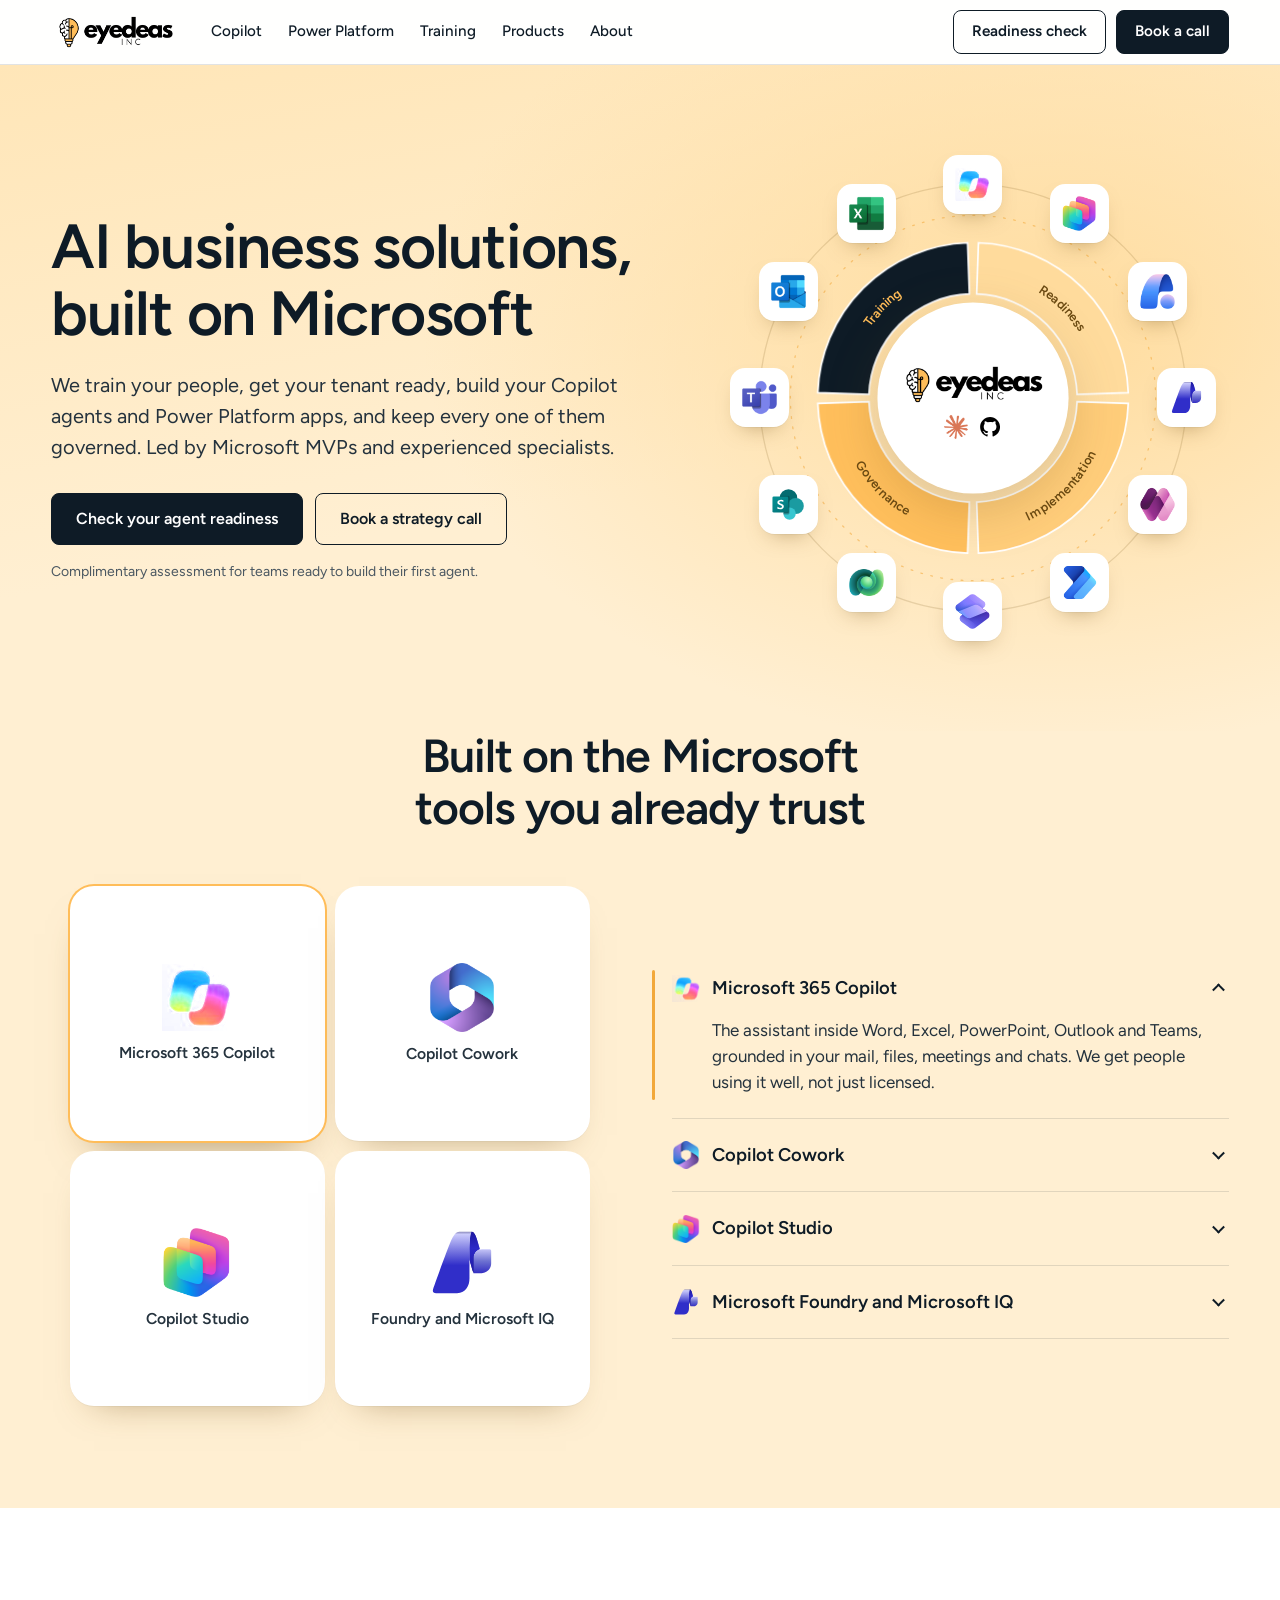
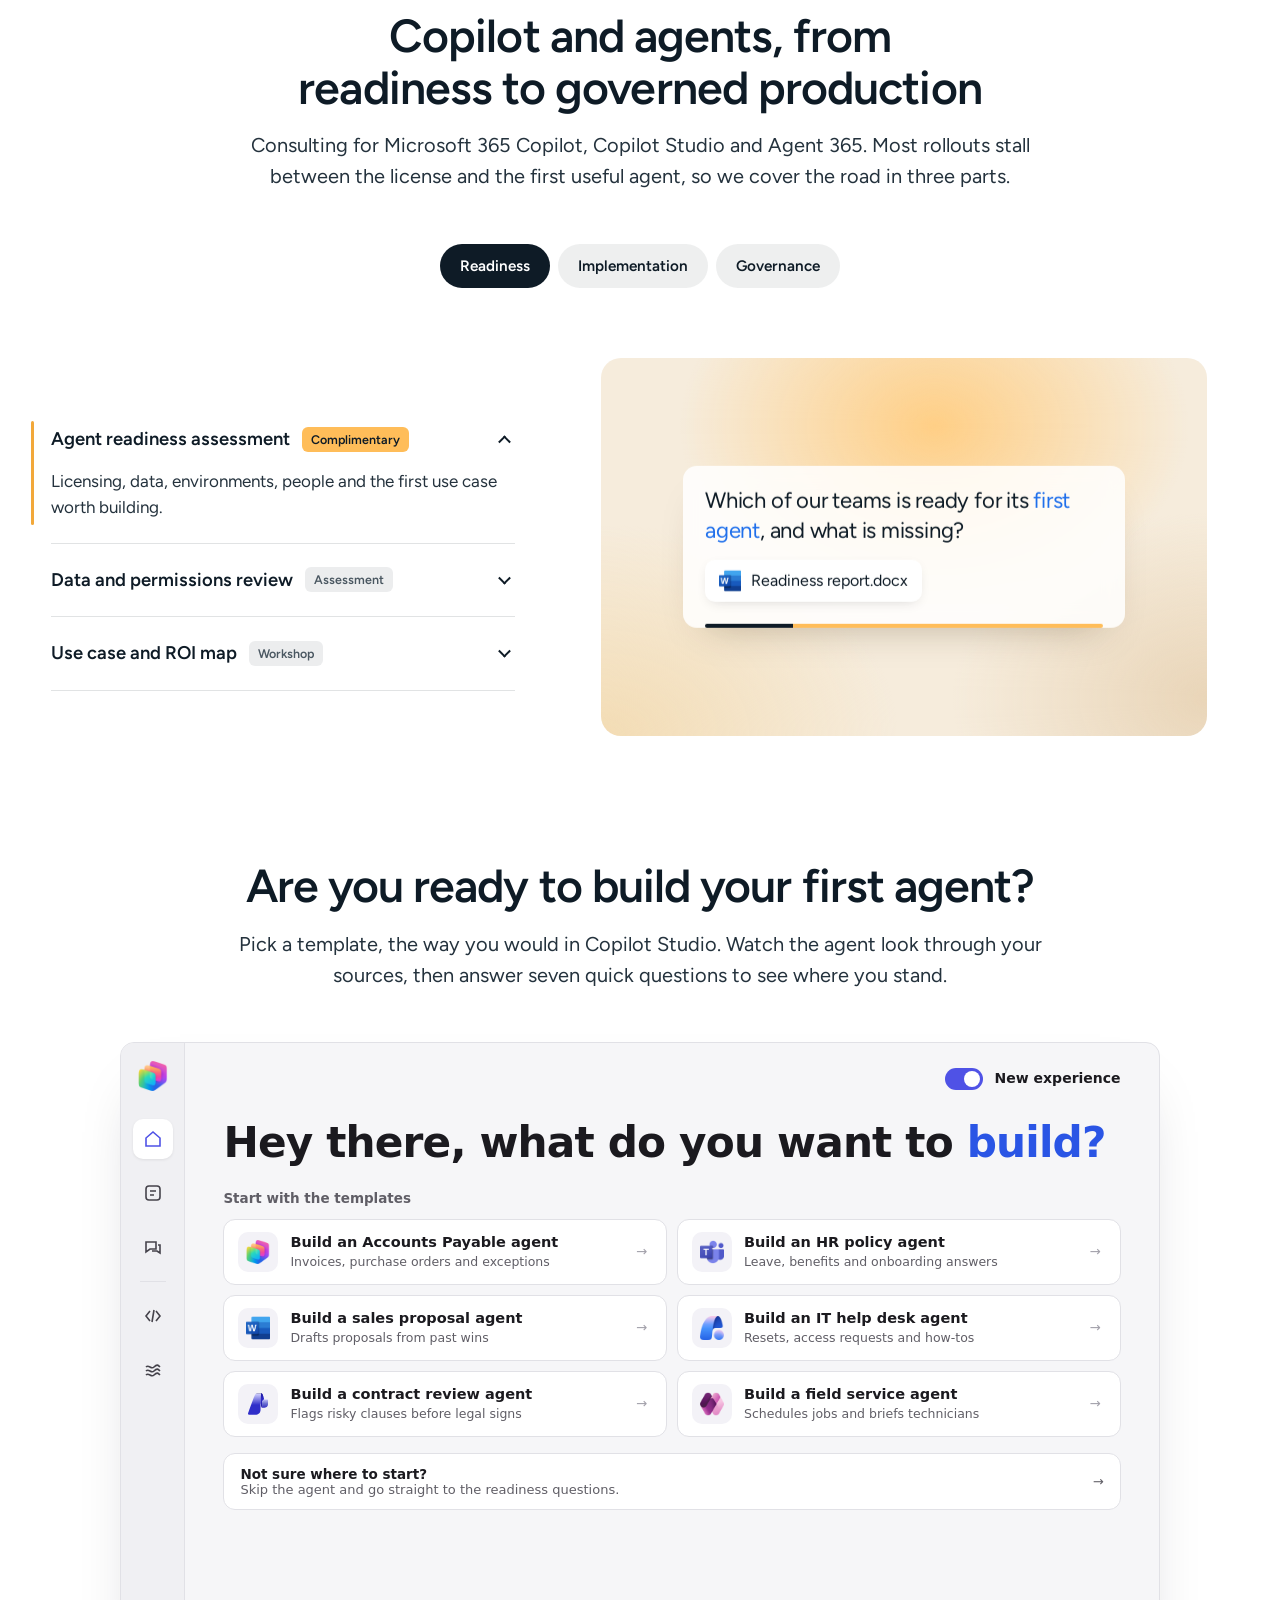
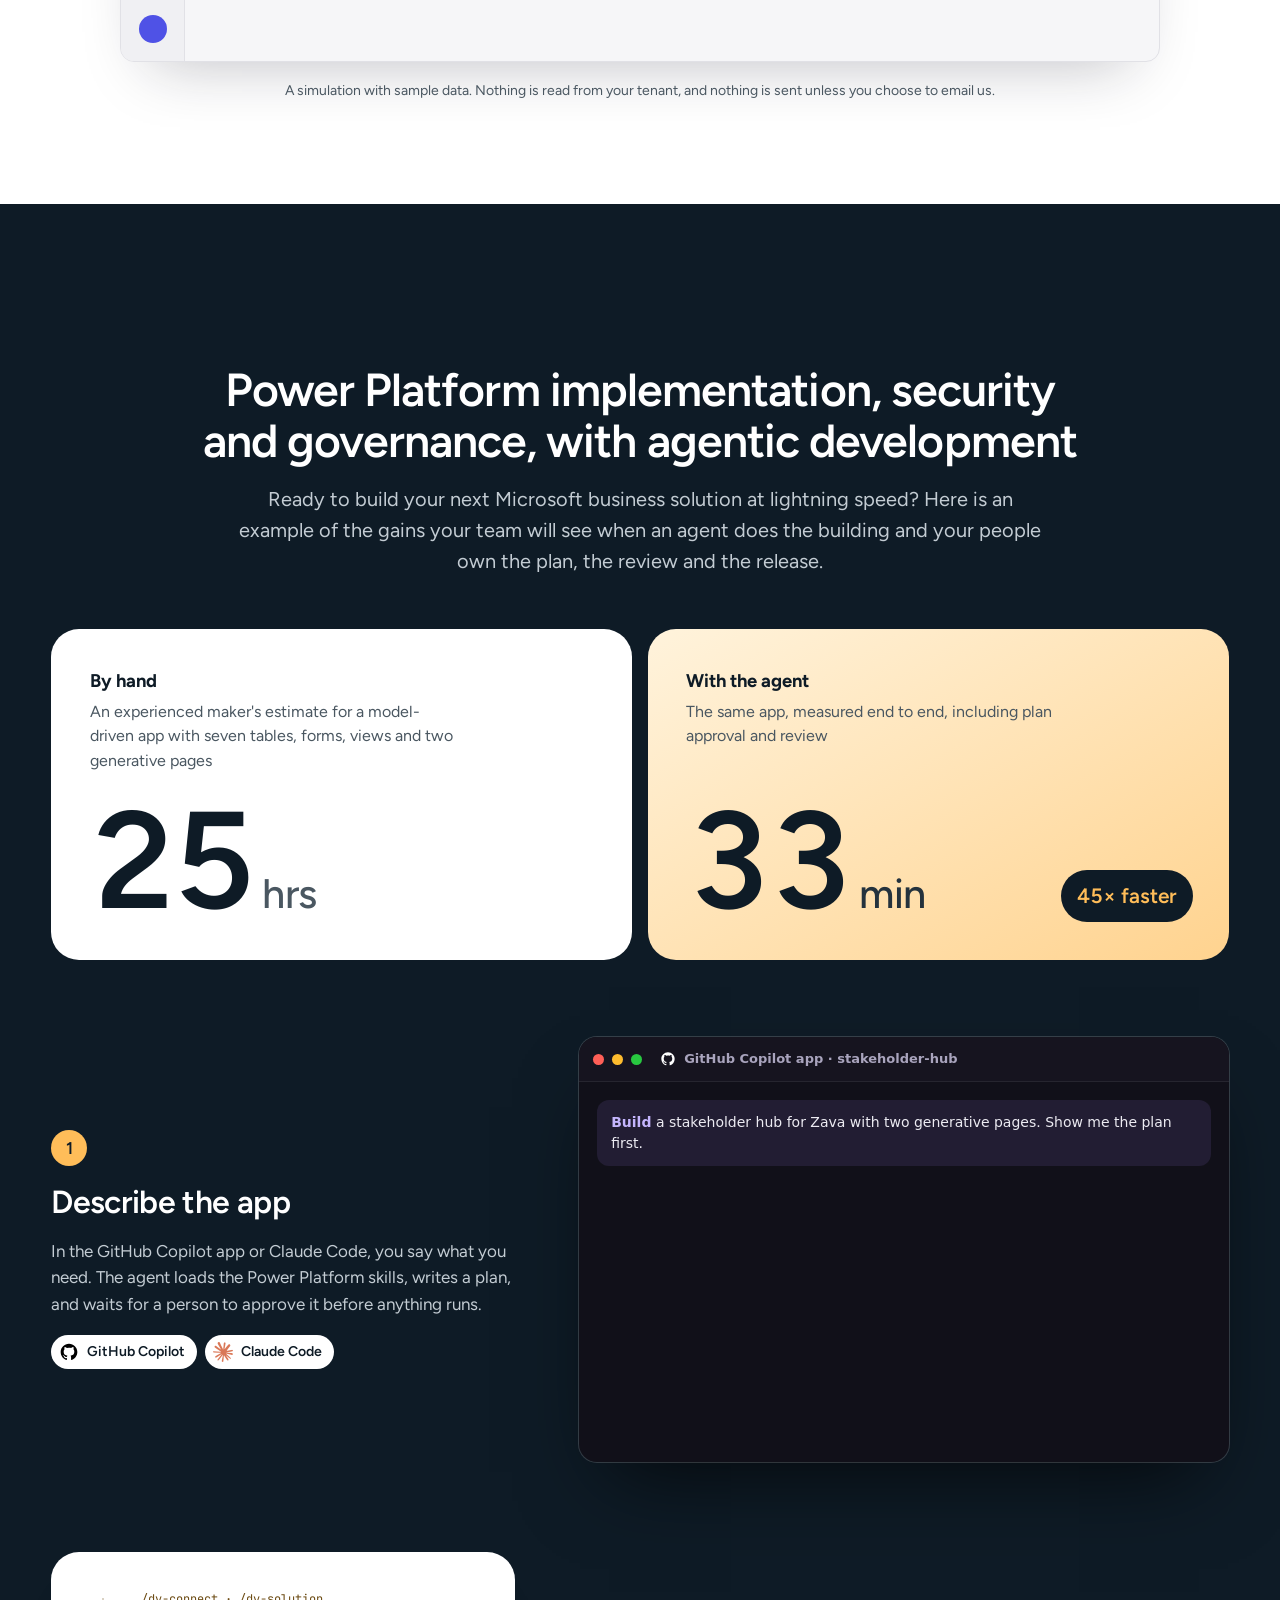
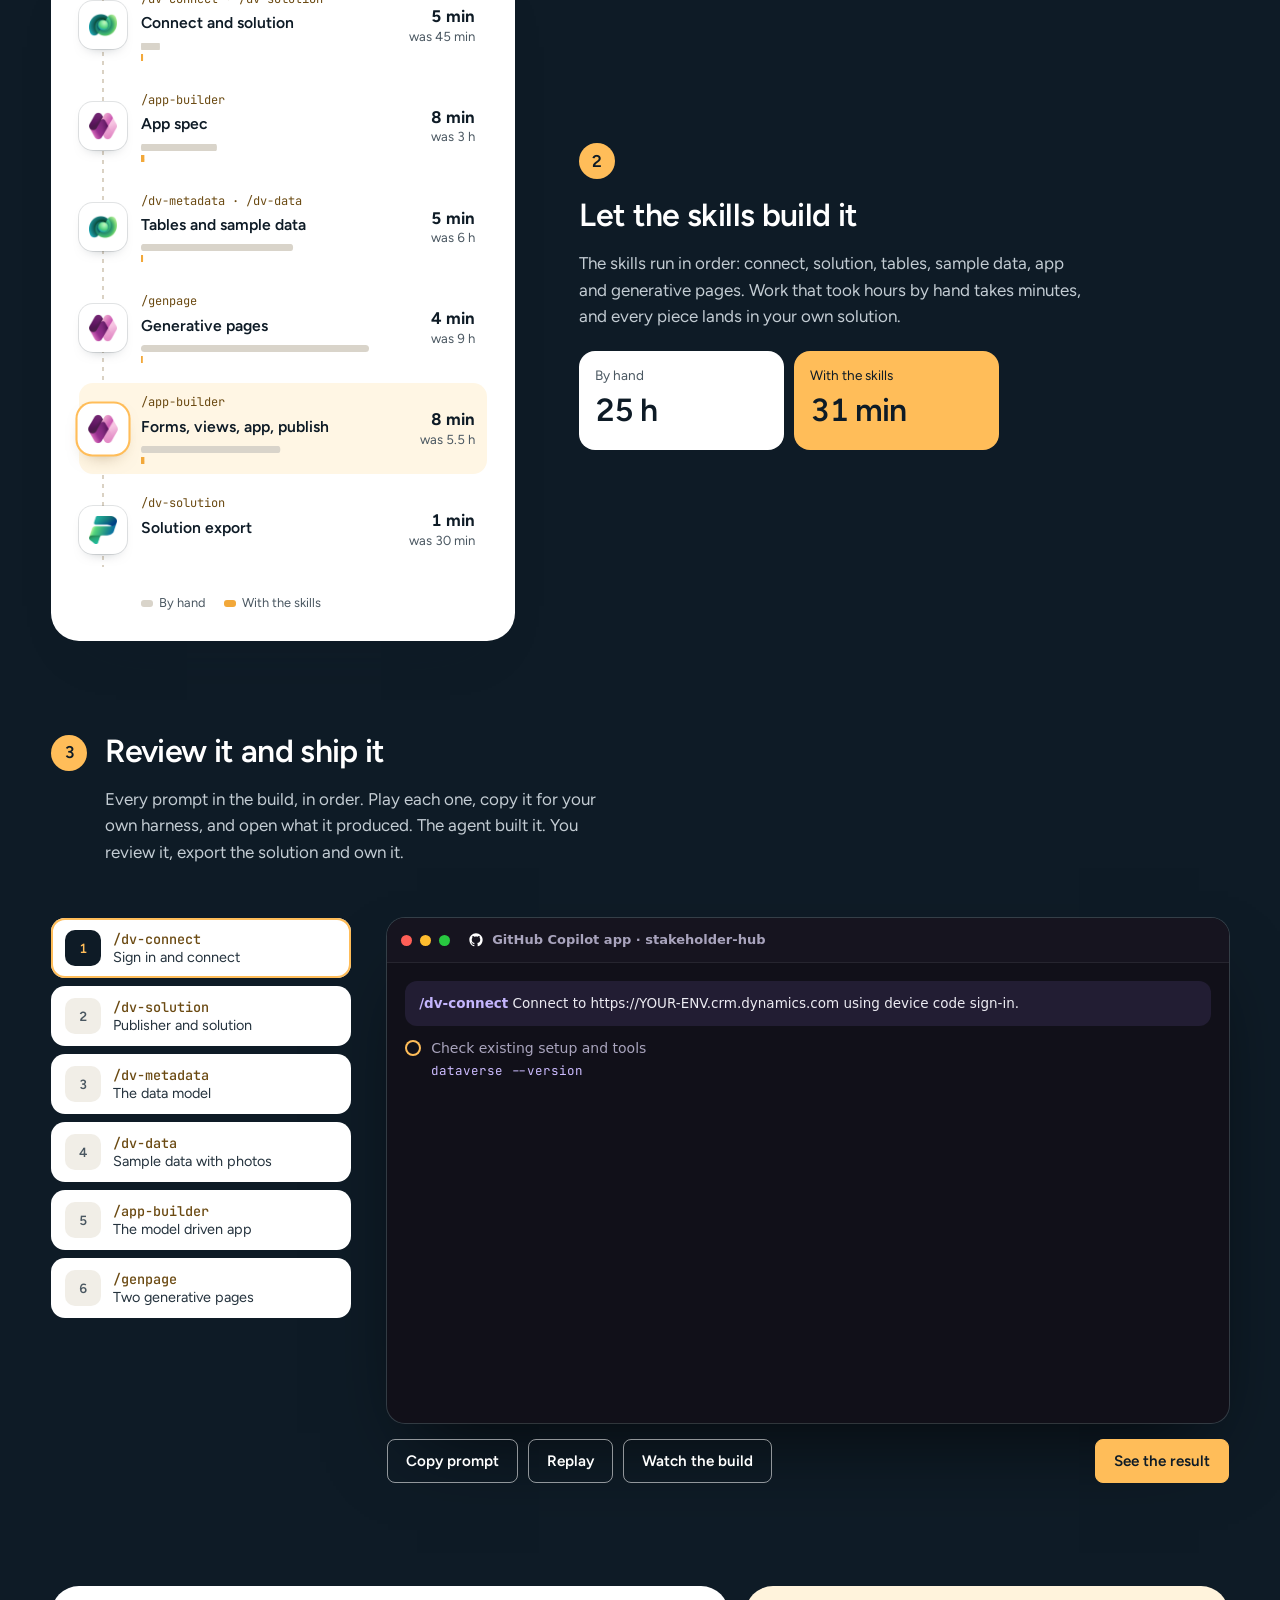
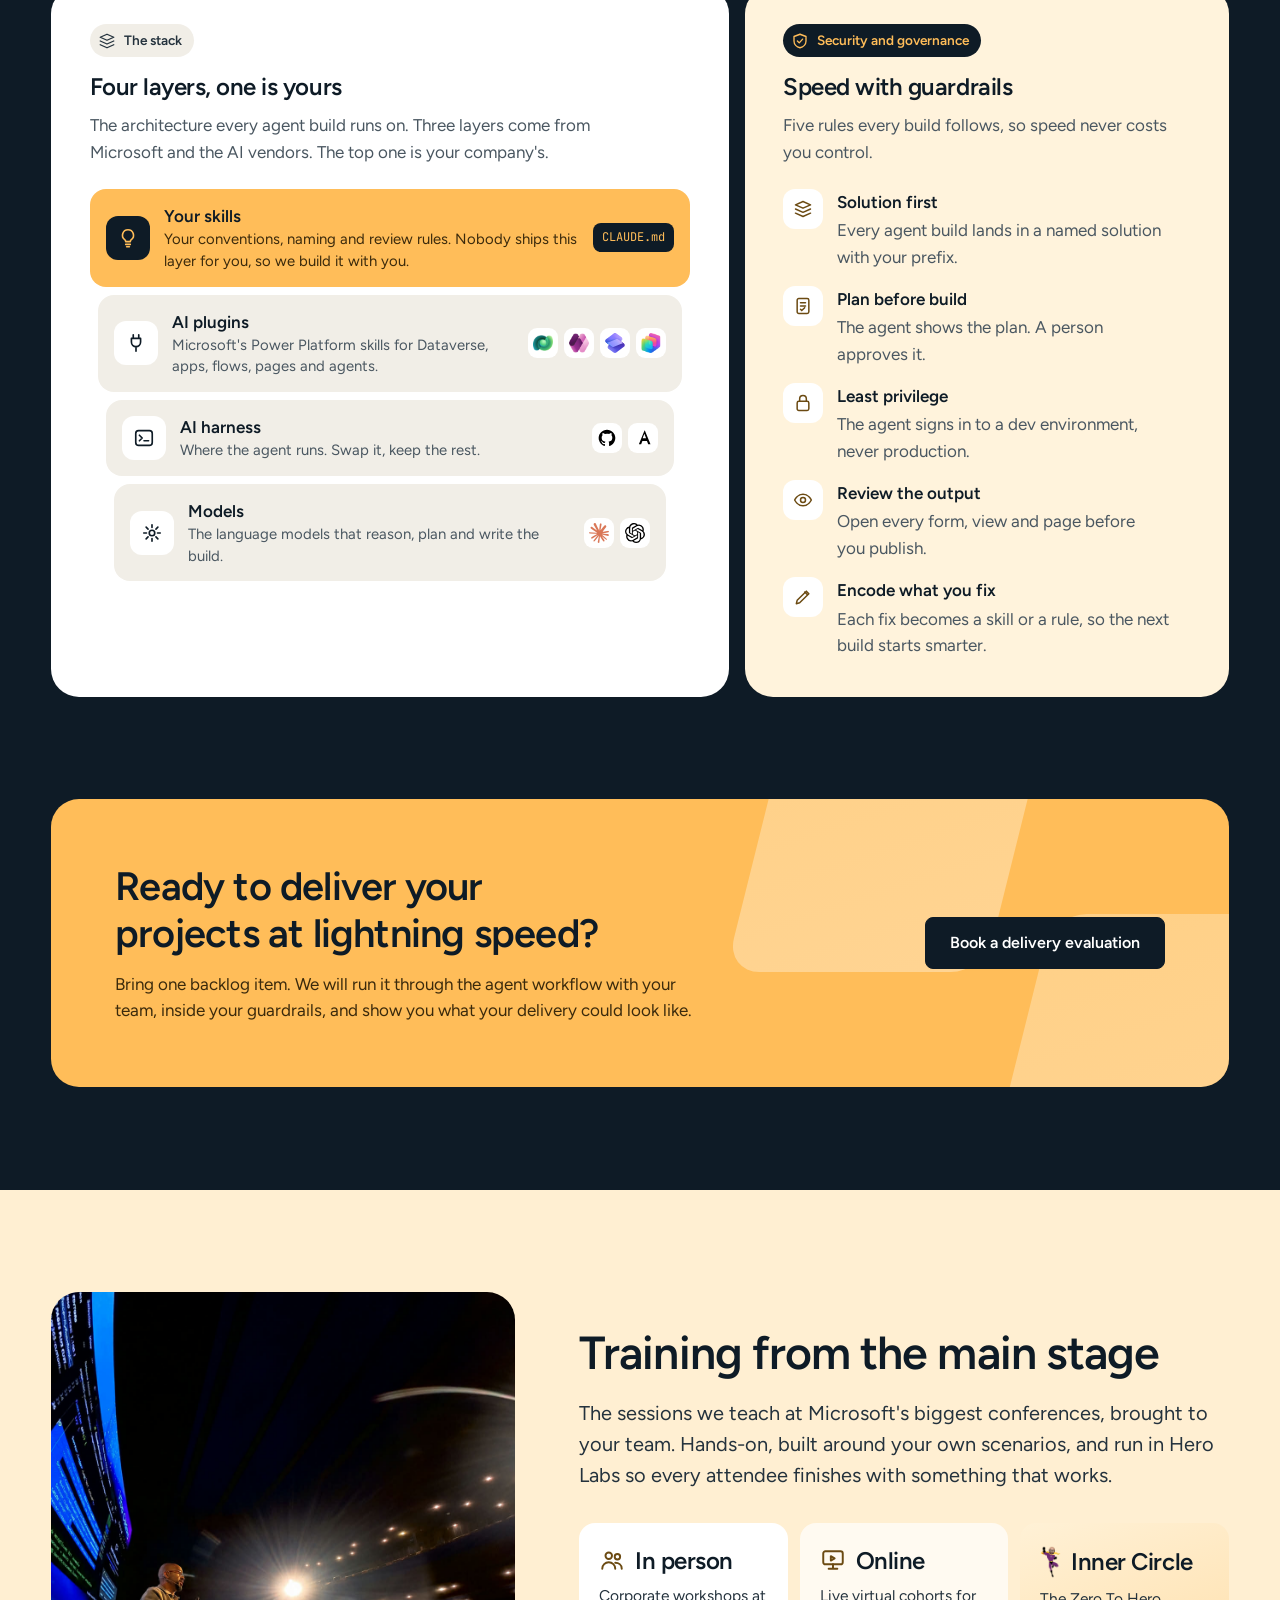
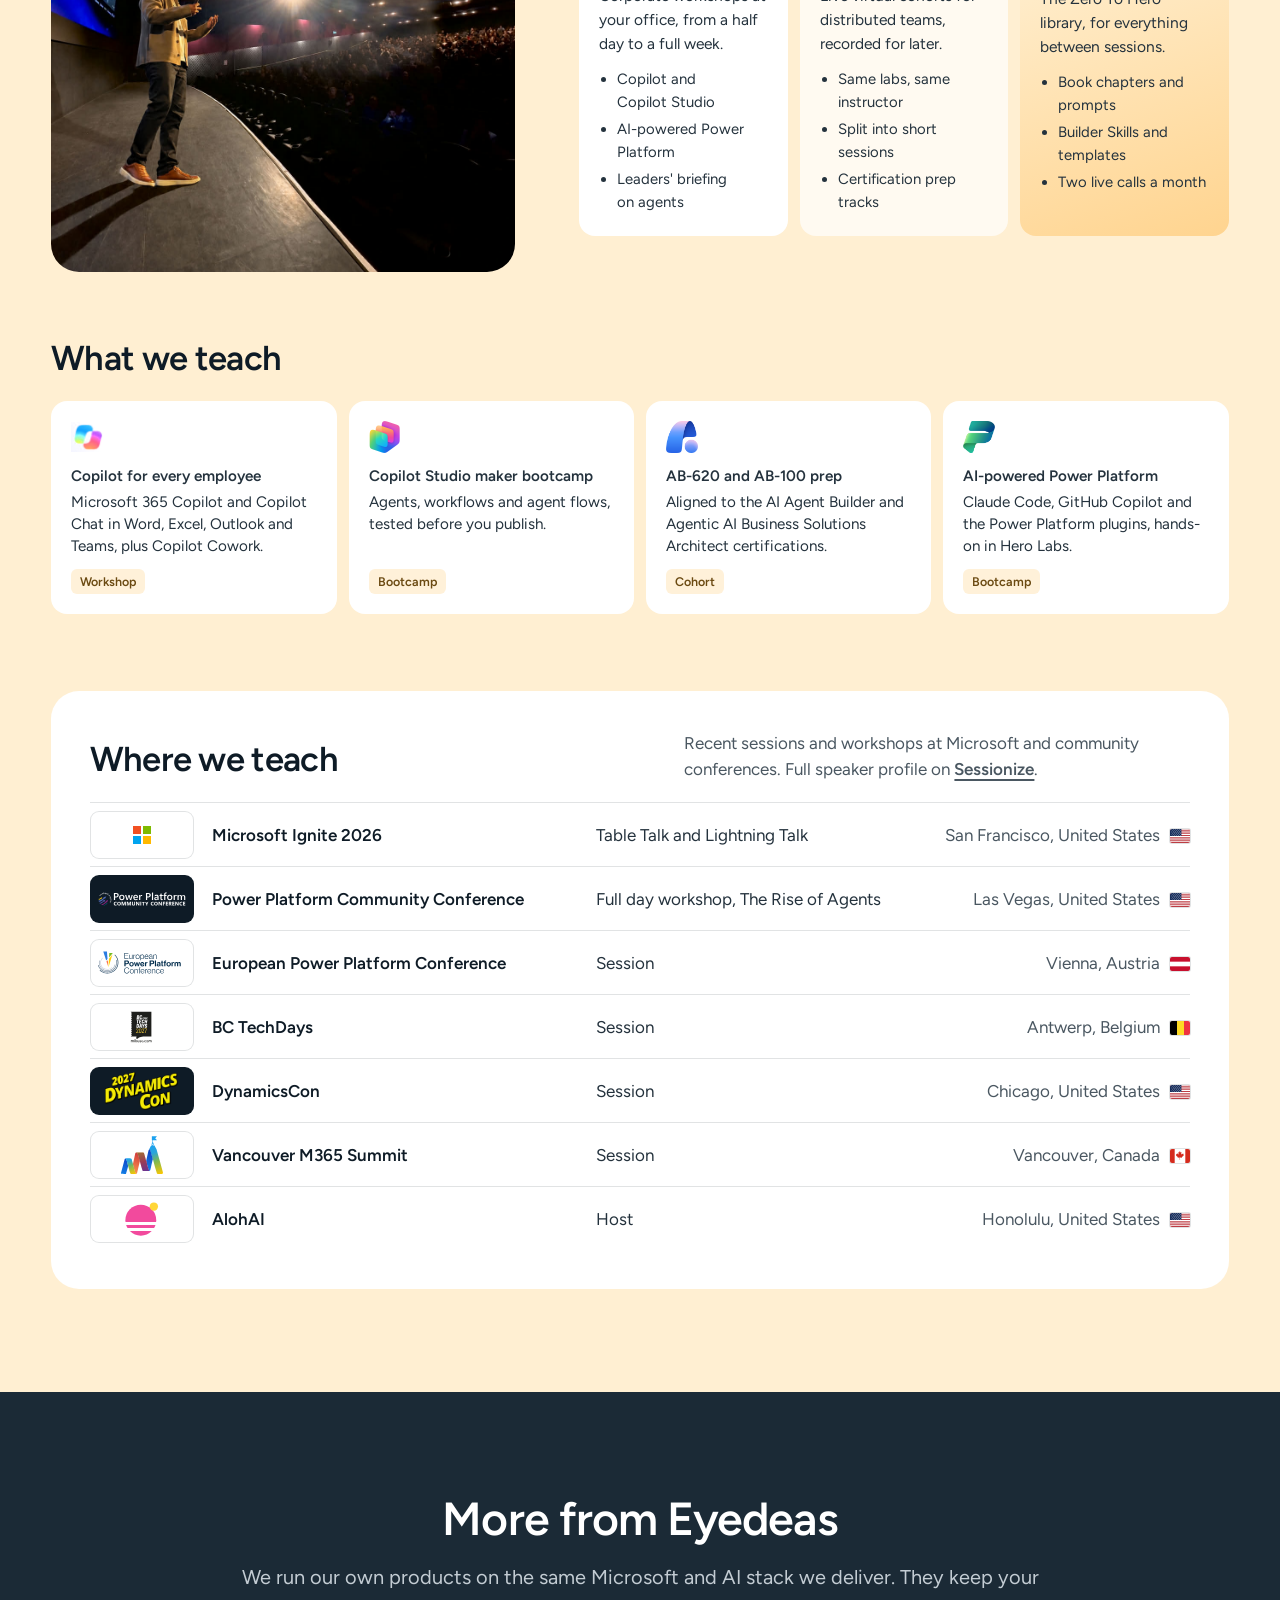
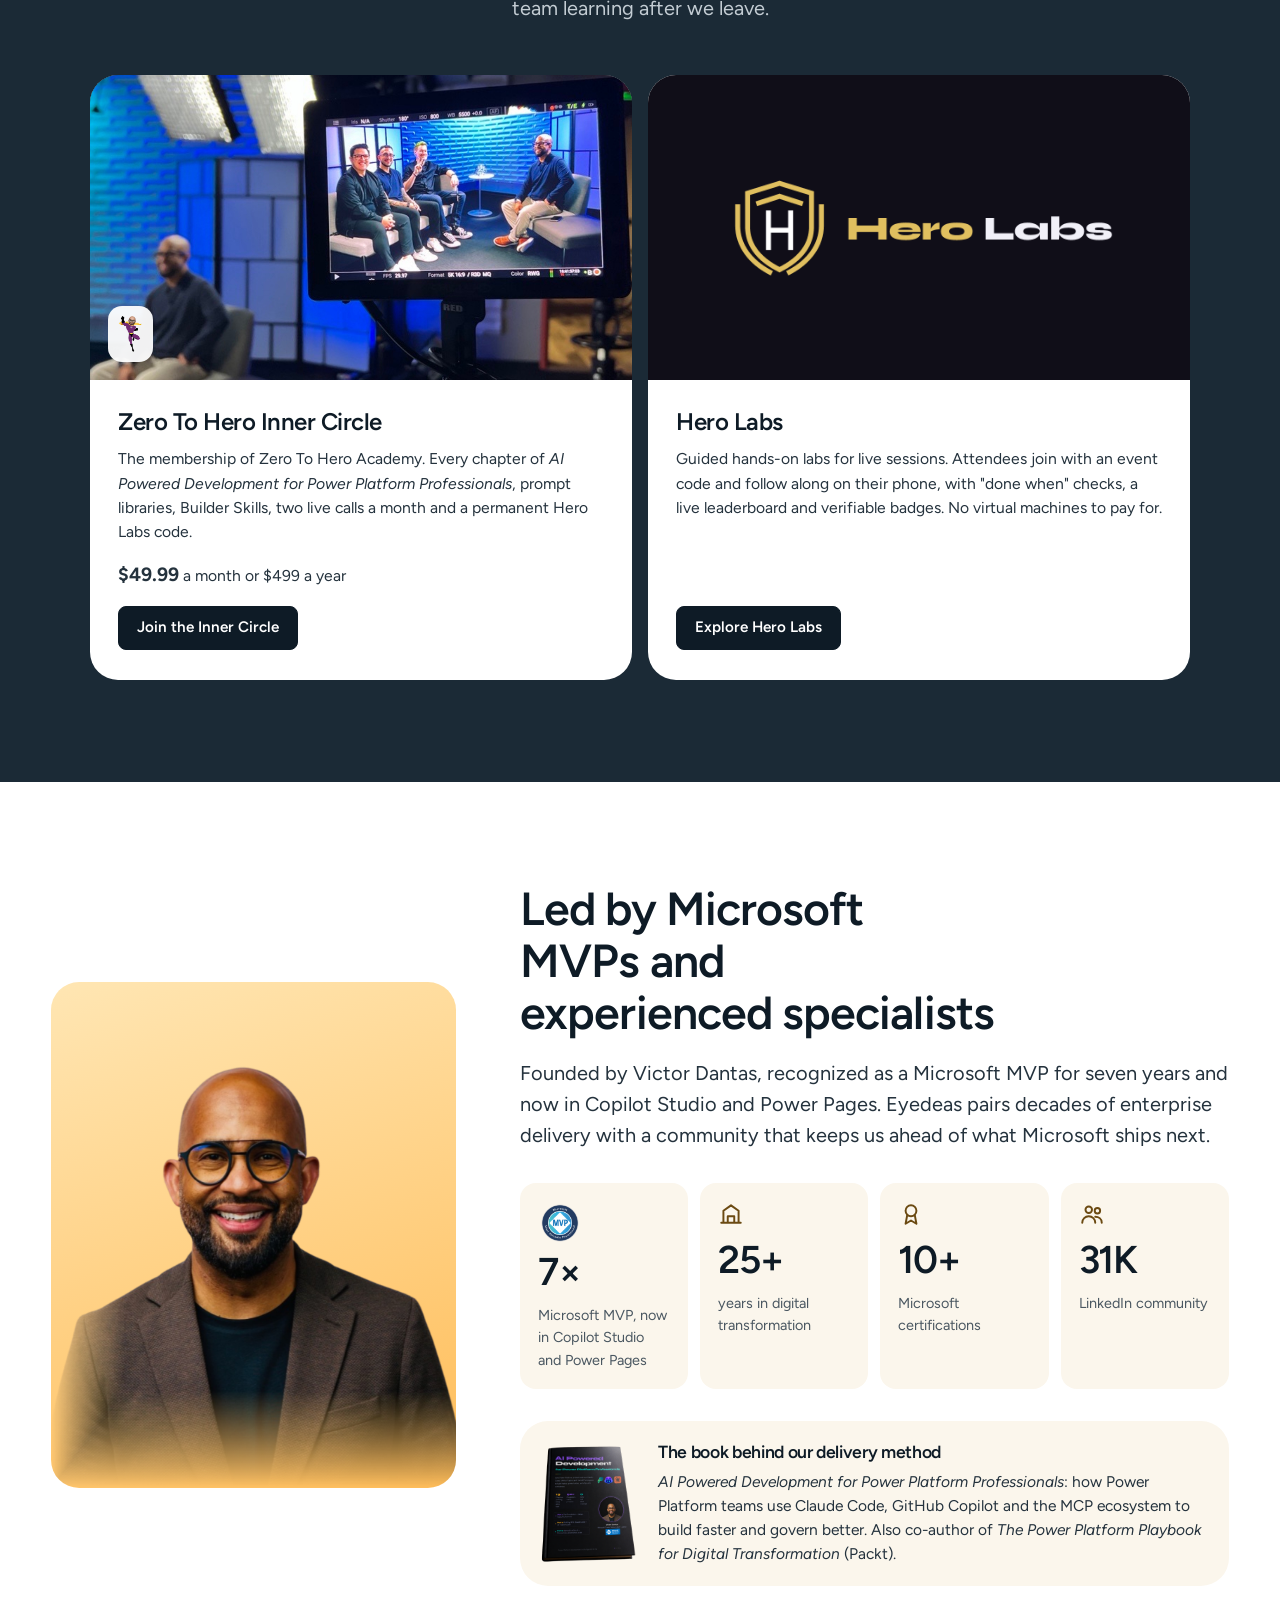
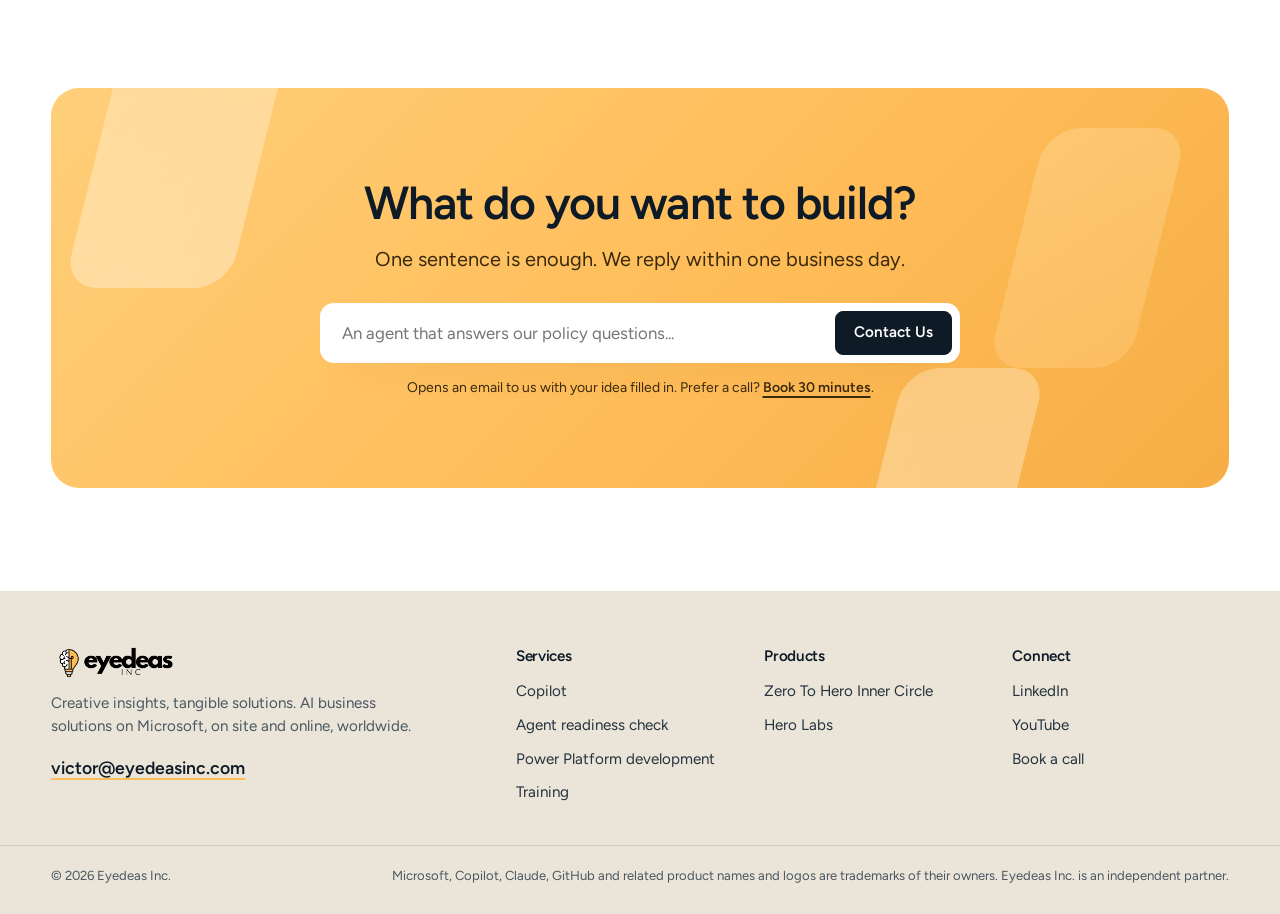
<file: index.html>
<!DOCTYPE html>
<html lang="en">
<head>
  <meta charset="UTF-8" />
  <meta name="viewport" content="width=device-width, initial-scale=1" />
  <title>Eyedeas Inc. | AI Business Solutions on Microsoft</title>
  <meta name="description" content="Eyedeas Inc. is a partner for AI business solutions, led by Microsoft MVPs and experienced specialists: Microsoft 365 Copilot, Copilot Studio agents, Power Platform, Microsoft Foundry and the training that makes them stick." />
  <meta name="keywords" content="Microsoft Copilot partner, Copilot Studio, Microsoft 365 Copilot, Copilot readiness, Copilot governance, AI agents, Agent 365, Power Platform, AI-powered development, Microsoft Foundry, Dataverse, Power Pages, Claude Code, GitHub Copilot, Copilot training, AB-620, AB-100, Microsoft MVP, Zero To Hero, Hero Labs" />
  <meta name="robots" content="index, follow" />
  <meta name="author" content="Eyedeas Inc." />
  <link rel="canonical" href="https://eyedeasinc.com/" />
  <meta name="theme-color" content="#ffe6b8" />
  <link rel="icon" href="/favicon.ico" sizes="48x48" />
  <link rel="icon" type="image/png" sizes="32x32" href="/favicon-32.png" />
  <link rel="icon" type="image/png" sizes="16x16" href="/favicon-16.png" />
  <link rel="apple-touch-icon" href="/apple-touch-icon.png" />

  <meta property="og:type" content="website" />
  <meta property="og:site_name" content="Eyedeas Inc." />
  <meta property="og:locale" content="en_US" />
  <meta property="og:url" content="https://eyedeasinc.com/" />
  <meta property="og:title" content="Eyedeas Inc. | AI Business Solutions on Microsoft" />
  <meta property="og:description" content="Copilot training, readiness, implementation and governance. AI-powered Power Platform delivery. Led by Microsoft MVPs and experienced specialists." />
  <meta property="og:image" content="https://eyedeasinc.com/assets/og-image.jpg" />
  <meta property="og:image:width" content="1200" />
  <meta property="og:image:height" content="630" />
  <meta property="og:image:alt" content="AI business solutions, built on Microsoft: Eyedeas Inc. services around Copilot, Copilot Studio and Power Platform" />
  <meta name="twitter:card" content="summary_large_image" />
  <meta name="twitter:title" content="Eyedeas Inc. | AI Business Solutions on Microsoft" />
  <meta name="twitter:description" content="Copilot, Copilot Studio agents and Power Platform, delivered and governed. Led by Microsoft MVPs and experienced specialists." />
  <meta name="twitter:image" content="https://eyedeasinc.com/assets/og-image.jpg" />
  <meta name="twitter:image:alt" content="AI business solutions, built on Microsoft: Eyedeas Inc." />

  <link rel="preconnect" href="https://fonts.googleapis.com" />
  <link rel="preconnect" href="https://fonts.gstatic.com" crossorigin />
  <link href="https://fonts.googleapis.com/css2?family=Figtree:wght@400;500;600;700&family=JetBrains+Mono:wght@400;500&display=swap" rel="stylesheet" />
  <link rel="stylesheet" href="assets/site.css" />
  <script type="application/ld+json">
  {
    "@context": "https://schema.org",
    "@graph": [
      {
        "@type": "ProfessionalService",
        "@id": "https://eyedeasinc.com/#org",
        "name": "Eyedeas Inc.",
        "url": "https://eyedeasinc.com/",
        "logo": "https://eyedeasinc.com/assets/logo.png",
        "image": "https://eyedeasinc.com/assets/og-image.jpg",
        "description": "Partner for AI business solutions on Microsoft: Copilot and agent readiness, implementation and governance, Power Platform delivery with agentic development, and training. Led by Microsoft MVPs and experienced specialists.",
        "areaServed": "Worldwide",
        "founder": { "@id": "https://eyedeasinc.com/#founder" },
        "knowsAbout": ["Microsoft 365 Copilot", "Copilot Studio", "Agent 365", "Microsoft Foundry", "Power Platform", "Dataverse", "Power Pages", "AI agents", "Copilot governance"],
        "sameAs": ["https://www.linkedin.com/company/eyedeas-inc-365", "https://www.youtube.com/@ZeroToHeroesAcademy"],
        "makesOffer": [
          { "@type": "Offer", "itemOffered": { "@type": "Service", "name": "Copilot and agent consulting", "description": "Agent readiness, implementation and governance for Microsoft 365 Copilot, Copilot Studio and Agent 365." } },
          { "@type": "Offer", "itemOffered": { "@type": "Service", "name": "Power Platform delivery", "description": "Power Platform implementation, security and governance with agentic development." } },
          { "@type": "Offer", "itemOffered": { "@type": "Service", "name": "Training", "description": "In-person and online Copilot, Copilot Studio and AI-powered Power Platform training." } }
        ]
      },
      {
        "@type": "Person",
        "@id": "https://eyedeasinc.com/#founder",
        "name": "Victor Dantas",
        "jobTitle": "Founder",
        "worksFor": { "@id": "https://eyedeasinc.com/#org" },
        "award": "Microsoft Most Valuable Professional (MVP)",
        "sameAs": ["https://sessionize.com/victordantas/"]
      },
      {
        "@type": "WebSite",
        "@id": "https://eyedeasinc.com/#website",
        "url": "https://eyedeasinc.com/",
        "name": "Eyedeas Inc.",
        "publisher": { "@id": "https://eyedeasinc.com/#org" },
        "inLanguage": "en"
      }
    ]
  }
  </script>
  <script>document.documentElement.classList.add('js')</script>
</head>
<body>
<a class="skip" href="#main">Skip to content</a>

<!-- ============ NAV ============ -->
<header class="nav">
  <div class="wrap nav-row">
    <a class="brand" href="#" aria-label="Eyedeas Inc. home"><img src="assets/logo.png" alt="Eyedeas Inc." width="250" height="61" /></a>
    <nav aria-label="Main" class="nav-links" id="navLinks">
      <a href="#copilot">Copilot</a>
      <a href="#power-platform">Power Platform</a>
      <a href="#training">Training</a>
      <a href="#products">Products</a>
      <a href="#about">About</a>
    </nav>
    <div class="nav-actions">
      <a class="btn btn-ghost hide-sm" href="#readiness">Readiness check</a>
      <a class="btn" href="https://outlook.office.com/book/PowerPagesPlusbyEyedeasInc@eyedeasinc.com" target="_blank" rel="noopener">Book a call</a>
      <button class="menu-btn" type="button" aria-expanded="false" aria-controls="navLinks" aria-label="Open menu"><span></span><span></span></button>
    </div>
  </div>
</header>

<main id="main">

<!-- ============ HERO ============ -->
<section class="hero s-00">
  <div class="wrap hero-grid">
    <div class="hero-copy">
      <h1>AI business solutions, built on Microsoft</h1>
      <p class="lead">We train your people, get your tenant ready, build your Copilot agents and Power Platform apps, and keep every one of them governed. Led by Microsoft MVPs and experienced specialists.</p>
      <div class="hero-actions">
        <a class="btn btn-lg" href="#readiness">Check your agent readiness</a>
        <a class="btn btn-lg btn-ghost" href="https://outlook.office.com/book/PowerPagesPlusbyEyedeasInc@eyedeasinc.com" target="_blank" rel="noopener">Book a strategy call</a>
      </div>
      <p class="hero-note">Complimentary assessment for teams ready to build their first agent.</p>
    </div>

    <!-- The Eyedeas wheel: four services around the hub, twelve products on one orbit, 30 degrees apart -->
    <div class="wheel" id="wheel" aria-hidden="true">
      <svg class="wheel-svg" viewBox="0 0 600 600">
        <circle class="orbit" cx="300" cy="300" r="250" />
        <circle class="orbit-spin" cx="300" cy="300" r="214" />
        <g class="segs">
          <path class="seg" d="M118.11 293.65 A182 182 0 0 1 293.65 118.11 L295.74 178.07 A122 122 0 0 0 178.07 295.74Z"/>
          <path class="seg" d="M306.35 118.11 A182 182 0 0 1 481.89 293.65 L421.93 295.74 A122 122 0 0 0 304.26 178.07Z"/>
          <path class="seg" d="M481.89 306.35 A182 182 0 0 1 306.35 481.89 L304.26 421.93 A122 122 0 0 0 421.93 304.26Z"/>
          <path class="seg" d="M293.65 481.89 A182 182 0 0 1 118.11 306.35 L178.07 304.26 A122 122 0 0 0 295.74 421.93Z"/>
        </g>
        <defs>
          <path id="lp0" d="M148.09 294.7 A152 152 0 0 1 294.7 148.09"/>
          <path id="lp1" d="M305.3 148.09 A152 152 0 0 1 451.91 294.7"/>
          <path id="lp2" d="M305.3 451.91 A152 152 0 0 0 451.91 305.3"/>
          <path id="lp3" d="M148.09 305.3 A152 152 0 0 0 294.7 451.91"/>
        </defs>
        <g class="seg-labels">
          <text><textPath href="#lp0" startOffset="50%">Training</textPath></text>
          <text><textPath href="#lp1" startOffset="50%">Readiness</textPath></text>
          <text><textPath href="#lp2" startOffset="50%">Implementation</textPath></text>
          <text><textPath href="#lp3" startOffset="50%">Governance</textPath></text>
        </g>
        <circle class="hub" cx="300" cy="300" r="112" />
        <image class="hub-logo" href="assets/logo.png" x="210" y="262" width="180" height="44" preserveAspectRatio="xMidYMid meet" />
        <image href="assets/logos/logo-claude.png" x="266" y="320" width="28" height="28" />
        <image href="assets/logos/logo-github-copilot.svg" x="306" y="320" width="28" height="28" />
      </svg>
      <img class="w-logo" style="--x:50%;--y:8.333%" src="assets/logos/logo-copilot.png" alt="" />
      <img class="w-logo" style="--x:70.833%;--y:13.915%" src="assets/logos/logo-copilot-studio.png" alt="" />
      <img class="w-logo" style="--x:86.085%;--y:29.167%" src="assets/logos/logo-agent-365.png" alt="" />
      <img class="w-logo" style="--x:91.667%;--y:50%" src="assets/logos/logo-foundry.svg" alt="" />
      <img class="w-logo" style="--x:86.085%;--y:70.833%" src="assets/logos/logo-power-apps.png" alt="" />
      <img class="w-logo" style="--x:70.833%;--y:86.085%" src="assets/logos/logo-power-automate.png" alt="" />
      <img class="w-logo" style="--x:50%;--y:91.667%" src="assets/logos/logo-power-pages.svg" alt="" />
      <img class="w-logo" style="--x:29.167%;--y:86.085%" src="assets/logos/logo-dataverse.png" alt="" />
      <img class="w-logo" style="--x:13.915%;--y:70.833%" src="assets/logos/logo-sharepoint.svg" alt="" />
      <img class="w-logo" style="--x:8.333%;--y:50%" src="assets/logos/logo-teams.png" alt="" />
      <img class="w-logo" style="--x:13.915%;--y:29.167%" src="assets/logos/logo-outlook.png" alt="" />
      <img class="w-logo" style="--x:29.167%;--y:13.915%" src="assets/logos/logo-excel.png" alt="" />
    </div>
  </div>
</section>

<!-- ============ COPILOT FAMILY ============ -->
<section class="family s-00">
  <div class="wrap">
    <div class="center-head">
      <h2 data-rise>Built on the Microsoft tools you already trust</h2>
    </div>
    <div class="family-grid">
      <figure class="family-art" id="familyArt" data-rise aria-hidden="true">
        <span class="fa-tile t0" data-i="0"><img src="assets/logos/logo-copilot.png" alt="" width="72" height="72" /><b>Microsoft 365 Copilot</b></span>
        <span class="fa-tile t1" data-i="1"><img src="assets/logos/logo-m365.png" alt="" width="72" height="72" /><b>Copilot Cowork</b></span>
        <span class="fa-tile t2" data-i="2"><img src="assets/logos/logo-copilot-studio.png" alt="" width="72" height="72" /><b>Copilot Studio</b></span>
        <span class="fa-tile t3" data-i="3"><img src="assets/logos/logo-foundry.svg" alt="" width="72" height="72" /><b>Foundry and Microsoft IQ</b></span>
      </figure>
      <div class="family-acc" data-rise style="--d:1">
        <details name="family" open>
          <summary><img src="assets/logos/logo-copilot.png" alt="" width="28" height="28" />Microsoft 365 Copilot</summary>
          <p>The assistant inside Word, Excel, PowerPoint, Outlook and Teams, grounded in your mail, files, meetings and chats. We get people using it well, not just licensed.</p>
        </details>
        <details name="family">
          <summary><img src="assets/logos/logo-m365.png" alt="" width="28" height="28" />Copilot Cowork</summary>
          <p>Hand Copilot longer, multi-step work and let it deliver finished results across Microsoft 365 while you review. We show teams where it fits and where it does not.</p>
        </details>
        <details name="family">
          <summary><img src="assets/logos/logo-copilot-studio.png" alt="" width="28" height="28" />Copilot Studio</summary>
          <p>The low-code studio for agents and workflows, connected to your data through connectors and MCP, and published where people already work.</p>
        </details>
        <details name="family">
          <summary><img src="assets/logos/logo-foundry.svg" alt="" width="28" height="28" />Microsoft Foundry and Microsoft IQ</summary>
          <p>Models and pro-code agents for the jobs low-code should not carry alone, with Work IQ personalizing Copilot to your company and team.</p>
        </details>
      </div>
    </div>
  </div>
</section>

<!-- ============ 01 COPILOT ============ -->
<section id="copilot" class="copilot s-01">
  <div class="wrap">
    <div class="center-head">
      <h2 data-rise>Copilot and agents, from readiness to governed production</h2>
      <p class="lead" data-rise style="--d:1">Consulting for Microsoft 365 Copilot, Copilot Studio and Agent 365. Most rollouts stall between the license and the first useful agent, so we cover the road in three parts.</p>
    </div>

    <div class="tabs" role="tablist" aria-label="Copilot services" data-rise style="--d:2">
      <button role="tab" aria-selected="true" aria-controls="p-readiness" id="t-readiness">Readiness</button>
      <button role="tab" aria-selected="false" aria-controls="p-implementation" id="t-implementation" tabindex="-1">Implementation</button>
      <button role="tab" aria-selected="false" aria-controls="p-governance" id="t-governance" tabindex="-1">Governance</button>
    </div>

    <div class="feature" data-rise style="--d:3">
      <div class="panels">
        <div class="panel" role="tabpanel" id="p-readiness" aria-labelledby="t-readiness">
          <details name="acc-readiness" open data-prompt="Which of our teams is ready for its first agent, and what is missing?" data-token="first agent" data-file="Readiness report.docx" data-logo="logo-word.png">
            <summary>Agent readiness assessment <em class="free">Complimentary</em></summary>
            <p>Licensing, data, environments, people and the first use case worth building.</p>
          </details>
          <details name="acc-readiness" data-prompt="Find files shared with everyone that contain salary data" data-token="shared with everyone" data-file="SharePoint" data-logo="logo-sharepoint.svg">
            <summary>Data and permissions review <em>Assessment</em></summary>
            <p>Oversharing, sensitivity labels and SharePoint hygiene, so Copilot only sees what each person should.</p>
          </details>
          <details name="acc-readiness" data-prompt="Rank these twelve agent ideas by value, effort and risk" data-token="twelve agent ideas" data-file="Use cases.xlsx" data-logo="logo-excel.png">
            <summary>Use case and ROI map <em>Workshop</em></summary>
            <p>Candidate agents ranked by value, effort and risk, with the return written down before anyone builds.</p>
          </details>
        </div>
        <div class="panel" role="tabpanel" id="p-implementation" aria-labelledby="t-implementation" hidden>
          <details name="acc-implementation" open data-prompt="Publish the policy agent to Teams and Microsoft 365 Copilot" data-token="policy agent" data-file="Teams" data-logo="logo-teams.png">
            <summary>First agent pilot <em>Pilot</em></summary>
            <p>One use case from prompt to production, published to Teams and Microsoft 365 Copilot.</p>
          </details>
          <details name="acc-implementation" data-prompt="Send each claim to the triage agent, then to the pricing agent in Foundry" data-token="triage agent" data-file="Microsoft Foundry" data-logo="logo-foundry.svg">
            <summary>Multi-agent solutions <em>Sprints</em></summary>
            <p>Copilot Studio with Microsoft Foundry, MCP servers, Agent2Agent, connectors and APIs, orchestrated as one solution.</p>
          </details>
          <details name="acc-implementation" data-prompt="When an invoice arrives, match it to the PO and ask finance to approve exceptions" data-token="match it to the PO" data-file="Invoice.pdf" data-logo="logo-power-automate.png">
            <summary>Workflows and computer use <em>Sprints</em></summary>
            <p>Multi-step processes that reason and act, with a person in the loop where it matters.</p>
          </details>
        </div>
        <div class="panel" role="tabpanel" id="p-governance" aria-labelledby="t-governance" hidden>
          <details name="acc-governance" open data-prompt="Create dev, test and production environments with our data policies" data-token="data policies" data-file="Power Platform admin" data-logo="logo-power-platform.png">
            <summary>Environment and DLP strategy <em>Blueprint</em></summary>
            <p>Dev, test and production, managed environments and data policies that let makers move without leaking.</p>
          </details>
          <details name="acc-governance" data-prompt="Run the evaluation set before we publish version 1.3" data-token="evaluation set" data-file="Pipelines" data-logo="logo-power-apps.png">
            <summary>ALM for agents <em>Included</em></summary>
            <p>Solutions, pipelines and evaluations with test sets before and after every publish.</p>
          </details>
          <details name="acc-governance" data-prompt="Show every agent in the tenant, its owner and its monthly cost" data-token="every agent in the tenant" data-file="Agent 365" data-logo="logo-agent-365.png">
            <summary>Monitoring and agent inventory <em>Ongoing</em></summary>
            <p>Analytics, telemetry, cost management and responsible AI checks across every agent you run.</p>
          </details>
        </div>
      </div>

      <div class="showcase" aria-hidden="true">
        <div class="prompt-card" id="promptCard">
          <p class="prompt-text" id="promptText">Which of our teams is ready for its <span class="tok">first agent</span>, and what is missing?</p>
          <span class="file-chip"><img id="promptLogo" src="assets/logos/logo-word.png" alt="" width="22" height="22" /><span id="promptFile">Readiness report.docx</span></span>
          <span class="prompt-bar"></span>
        </div>
      </div>
    </div>
  </div>
</section>

<!-- ============ READINESS CHECK ============ -->
<section id="readiness" class="assess s-01 s-cont">
  <div class="wrap">
    <div class="center-head">
      <h2 data-rise>Are you ready to build your first agent?</h2>
      <p class="lead" data-rise style="--d:1">Pick a template, the way you would in Copilot Studio. Watch the agent look through your sources, then answer seven quick questions to see where you stand.</p>
    </div>

    <div class="cs" id="cs" data-ui role="region" aria-label="Agent readiness check, styled after Copilot Studio" data-rise style="--d:2">
      <div class="cs-rail" aria-hidden="true">
        <img class="logo" src="assets/logos/logo-copilot-studio.png" alt="" width="30" height="30" />
        <button class="on" tabindex="-1"><svg width="20" height="20" viewBox="0 0 20 20" fill="none" stroke="currentColor" stroke-width="1.6"><path d="M3 9l7-6 7 6v8H3z"/></svg></button>
        <button tabindex="-1"><svg width="20" height="20" viewBox="0 0 20 20" fill="none" stroke="currentColor" stroke-width="1.6"><rect x="3" y="3" width="14" height="14" rx="3"/><path d="M7 8h6M7 12h4"/></svg></button>
        <button tabindex="-1"><svg width="20" height="20" viewBox="0 0 20 20" fill="none" stroke="currentColor" stroke-width="1.6"><path d="M3 5h10v7H7l-4 3zM15 8h2v8l-3-2H9"/></svg></button>
        <span class="sep"></span>
        <button tabindex="-1"><svg width="20" height="20" viewBox="0 0 20 20" fill="none" stroke="currentColor" stroke-width="1.6"><path d="M7 5l-4 5 4 5M13 5l4 5-4 5M11 4l-2 12"/></svg></button>
        <button tabindex="-1"><svg width="20" height="20" viewBox="0 0 20 20" fill="none" stroke="currentColor" stroke-width="1.6"><path d="M3 7c3-3 5 3 8 0s4-2 6 0M3 11c3-3 5 3 8 0s4-2 6 0M3 15c3-3 5 3 8 0s4-2 6 0"/></svg></button>
        <span class="grow"></span>
        <span class="me"></span>
      </div>

      <div class="cs-main">
        <div class="cs-top">
          <div class="cs-progress" id="csProgress" aria-hidden="true"><span id="csStep">Readiness 1 of 7</span><span class="track"><span class="fill" id="csFill"></span></span></div>
          <span class="cs-toggle" aria-hidden="true"></span><span>New experience</span>
        </div>

        <div class="cs-home">
          <h3>Hey there, what do you want to <span class="b">build?</span></h3>
          <p class="cs-label">Start with the templates</p>
          <div class="cs-samples" id="csSamples"></div>
          <button class="cs-other" type="button" data-start="unsure">
            <span><b>Not sure where to start?</b>Skip the agent and go straight to the readiness questions.</span>
            <span aria-hidden="true">→</span>
          </button>
        </div>

        <div class="cs-chat">
          <div class="cs-log" id="csLog" aria-live="polite"></div>
          <form class="cs-input" id="csReplyForm">
            <label for="csReply" class="skip">Type your own answer</label>
            <input id="csReply" type="text" placeholder="Pick an option above, or type your own answer" autocomplete="off" />
            <button class="cs-send" type="submit" aria-label="Send answer"><svg width="18" height="18" viewBox="0 0 18 18" fill="none" stroke="currentColor" stroke-width="2"><path d="M9 15V3M4 8l5-5 5 5"/></svg></button>
          </form>
        </div>
      </div>
    </div>
    <p class="assess-note">A simulation with sample data. Nothing is read from your tenant, and nothing is sent unless you choose to email us.</p>
  </div>
</section>

<!-- ============ 02 POWER PLATFORM ============ -->
<section id="power-platform" class="pp s-02">
  <div class="wrap">
    <div class="center-head">
      <ul class="logo-chips" data-rise aria-label="Built with">
        <li><img src="assets/logos/logo-power-platform.png" alt="" width="22" height="22" />Power Platform</li>
        <li><img src="assets/logos/logo-dataverse.png" alt="" width="22" height="22" />Dataverse</li>
        <li><img src="assets/logos/logo-power-apps.png" alt="" width="22" height="22" />Power Apps</li>
        <li><img src="assets/logos/logo-power-automate.png" alt="" width="22" height="22" />Power Automate</li>
        <li><img src="assets/logos/logo-power-pages.svg" alt="" width="22" height="22" />Power Pages</li>
      </ul>
      <h2 data-rise style="--d:1">Power Platform implementation, security and governance, with agentic development</h2>
      <p class="lead" data-rise style="--d:2">Ready to build your next Microsoft business solution at lightning speed? Here is an example of the gains your team will see when an agent does the building and your people own the plan, the review and the release.</p>
    </div>

    <div class="versus" id="versus">
      <figure class="v-card">
        <figcaption><b>By hand</b>An experienced maker's estimate for a model-driven app with seven tables, forms, views and two generative pages</figcaption>
        <div class="num"><span data-count="25">25</span><small> hrs</small></div>
      </figure>
      <figure class="v-card agent">
        <figcaption><b>With the agent</b>The same app, measured end to end, including plan approval and review</figcaption>
        <div class="num"><span data-count="33">33</span><small> min</small></div>
        <span class="v-badge"><span data-count="45">45</span>× faster</span>
      </figure>
    </div>

    <div class="steps">
      <!-- Step 1: the harness -->
      <div class="step" data-rise>
        <div class="step-copy">
          <span class="step-n">1</span>
          <h3>Describe the app</h3>
          <p>In the GitHub Copilot app or Claude Code, you say what you need. The agent loads the Power Platform skills, writes a plan, and waits for a person to approve it before anything runs.</p>
          <ul class="mini-logos" aria-label="Harnesses">
            <li><img src="assets/logos/logo-github-copilot.svg" alt="" width="20" height="20" />GitHub Copilot</li>
            <li><img src="assets/logos/logo-claude.png" alt="" width="20" height="20" />Claude Code</li>
          </ul>
        </div>
        <div class="win" data-ui aria-hidden="true">
          <div class="win-bar"><i></i><i></i><i></i><b><img src="assets/logos/logo-github-copilot.svg" alt="" />GitHub Copilot app · stakeholder-hub</b></div>
          <div class="win-body" id="heroWin"></div>
        </div>
      </div>

      <!-- Step 2: the skill pipeline -->
      <div class="step flip" data-rise>
        <div class="step-copy">
          <span class="step-n">2</span>
          <h3>Let the skills build it</h3>
          <p>The skills run in order: connect, solution, tables, sample data, app and generative pages. Work that took hours by hand takes minutes, and every piece lands in your own solution.</p>
          <div class="pipe-total" id="pipeTotal">
            <div><span>By hand</span><b><span data-count="25">25</span> h</b></div>
            <div class="ag"><span>With the skills</span><b><span data-count="31">31</span> min</b></div>
          </div>
        </div>
        <div class="pipe" id="pipe" data-ui aria-label="Build time per step, by hand and with the skills">
          <div class="pipe-card"><span class="pc-logo"><img src="assets/logos/logo-dataverse.png" alt="" /></span><span class="pc-body"><code>/dv-connect · /dv-solution</code><b>Connect and solution</b><span class="pc-bars"><i class="h" style="--w:.083"></i><i class="a" style="--w:.009"></i></span></span><span class="pc-t"><b>5 min</b>was 45 min</span></div>
          <div class="pipe-card"><span class="pc-logo"><img src="assets/logos/logo-power-apps.png" alt="" /></span><span class="pc-body"><code>/app-builder</code><b>App spec</b><span class="pc-bars"><i class="h" style="--w:.333"></i><i class="a" style="--w:.015"></i></span></span><span class="pc-t"><b>8 min</b>was 3 h</span></div>
          <div class="pipe-card"><span class="pc-logo"><img src="assets/logos/logo-dataverse.png" alt="" /></span><span class="pc-body"><code>/dv-metadata · /dv-data</code><b>Tables and sample data</b><span class="pc-bars"><i class="h" style="--w:.667"></i><i class="a" style="--w:.009"></i></span></span><span class="pc-t"><b>5 min</b>was 6 h</span></div>
          <div class="pipe-card"><span class="pc-logo"><img src="assets/logos/logo-power-apps.png" alt="" /></span><span class="pc-body"><code>/genpage</code><b>Generative pages</b><span class="pc-bars"><i class="h" style="--w:1"></i><i class="a" style="--w:.008"></i></span></span><span class="pc-t"><b>4 min</b>was 9 h</span></div>
          <div class="pipe-card"><span class="pc-logo"><img src="assets/logos/logo-power-apps.png" alt="" /></span><span class="pc-body"><code>/app-builder</code><b>Forms, views, app, publish</b><span class="pc-bars"><i class="h" style="--w:.611"></i><i class="a" style="--w:.015"></i></span></span><span class="pc-t"><b>8 min</b>was 5.5 h</span></div>
          <div class="pipe-card"><span class="pc-logo"><img src="assets/logos/logo-power-platform.png" alt="" /></span><span class="pc-body"><code>/dv-solution</code><b>Solution export</b><span class="pc-bars"><i class="h" style="--w:.056"></i><i class="a" style="--w:.004"></i></span></span><span class="pc-t"><b>1 min</b>was 30 min</span></div>
          <div class="legend"><span><i class="h"></i>By hand</span><span><i class="a"></i>With the skills</span></div>
        </div>
      </div>

      <!-- Step 3: every prompt, and what it built -->
      <div class="step-wide" data-rise>
        <div class="step-copy wide">
          <span class="step-n">3</span>
          <div>
            <h3>Review it and ship it</h3>
            <p>Every prompt in the build, in order. Play each one, copy it for your own harness, and open what it produced. The agent built it. You review it, export the solution and own it.</p>
          </div>
        </div>
        <div class="pr">
          <div class="psteps" role="tablist" aria-label="Build steps" id="steps"></div>
          <div class="pr-main">
            <div class="win pwin" data-ui>
              <div class="win-bar"><i></i><i></i><i></i><b><img src="assets/logos/logo-github-copilot.svg" alt="" />GitHub Copilot app · stakeholder-hub</b></div>
              <div class="win-body" id="pWin" role="tabpanel" tabindex="0" aria-label="Simulated agent session"></div>
            </div>
            <div class="pacts">
              <div class="left">
                <button class="btn btn-ghost" type="button" id="copyBtn"><span>Copy prompt</span></button>
                <button class="btn btn-ghost" type="button" id="replayBtn">Replay</button>
                <button class="btn btn-ghost" type="button" id="videoBtn">Watch the build</button>
              </div>
              <button class="btn btn-gold" type="button" id="shotBtn"><span>See the result</span></button>
            </div>
          </div>
        </div>
      </div>
    </div>

    <dialog id="dlg" aria-labelledby="dlgTitle">
      <div class="dlg">
        <div class="dlg-bar"><div><b id="dlgTitle"></b><span id="dlgSub"></span></div><button class="x" type="button" id="dlgX" aria-label="Close"><svg width="18" height="18" viewBox="0 0 18 18" stroke="currentColor" stroke-width="2"><path d="M4 4l10 10M14 4L4 14"/></svg></button></div>
        <div class="dshots" id="dlgShots"></div>
      </div>
    </dialog>

    <div class="layers-guard">
      <div class="card layers" data-rise>
        <p class="card-kind"><svg viewBox="0 0 24 24" fill="none" stroke="currentColor" stroke-width="1.8" stroke-linecap="round" stroke-linejoin="round"><path d="M3 7l9-4 9 4-9 4zM3 12l9 4 9-4M3 17l9 4 9-4"/></svg>The stack</p>
        <h3>Four layers, one is yours</h3>
        <p class="layers-sub">The architecture every agent build runs on. Three layers come from Microsoft and the AI vendors. The top one is your company's.</p>
        <div class="stack">
          <div class="slab yours">
            <span class="sl-ico"><svg viewBox="0 0 24 24" fill="none" stroke="currentColor" stroke-width="1.8" stroke-linecap="round" stroke-linejoin="round"><path d="M12 3a6 6 0 00-3.6 10.8c.8.6 1.1 1.4 1.1 2.2h5c0-.8.3-1.6 1.1-2.2A6 6 0 0012 3zM9.5 19h5M10.5 21.5h3"/></svg></span>
            <span class="sl-txt"><b>Your skills</b><span>Your conventions, naming and review rules. Nobody ships this layer for you, so we build it with you.</span></span>
            <span class="sl-logos"><code>CLAUDE.md</code></span>
          </div>
          <div class="slab">
            <span class="sl-ico"><svg viewBox="0 0 24 24" fill="none" stroke="currentColor" stroke-width="1.8" stroke-linecap="round" stroke-linejoin="round"><path d="M9 3v4M15 3v4M7 7h10v4a5 5 0 01-10 0zM12 16v5"/></svg></span>
            <span class="sl-txt"><b>AI plugins</b><span>Microsoft's Power Platform skills for Dataverse, apps, flows, pages and agents.</span></span>
            <span class="sl-logos"><img src="assets/logos/logo-dataverse.png" alt="Dataverse" /><img src="assets/logos/logo-power-apps.png" alt="Power Apps" /><img src="assets/logos/logo-power-pages.svg" alt="Power Pages" /><img src="assets/logos/logo-copilot-studio.png" alt="Copilot Studio" /></span>
          </div>
          <div class="slab">
            <span class="sl-ico"><svg viewBox="0 0 24 24" fill="none" stroke="currentColor" stroke-width="1.8" stroke-linecap="round" stroke-linejoin="round"><rect x="3" y="4" width="18" height="16" rx="3"/><path d="M7 9l3 3-3 3M12 15h5"/></svg></span>
            <span class="sl-txt"><b>AI harness</b><span>Where the agent runs. Swap it, keep the rest.</span></span>
            <span class="sl-logos"><img src="assets/logos/logo-github-copilot.svg" alt="GitHub Copilot" /><img src="assets/logos/logo-claude-code.svg" alt="Claude Code" /></span>
          </div>
          <div class="slab">
            <span class="sl-ico"><svg viewBox="0 0 24 24" fill="none" stroke="currentColor" stroke-width="1.8" stroke-linecap="round" stroke-linejoin="round"><circle cx="12" cy="12" r="3"/><path d="M12 3v3M12 18v3M3 12h3M18 12h3M5.6 5.6l2.1 2.1M16.3 16.3l2.1 2.1M5.6 18.4l2.1-2.1M16.3 7.7l2.1-2.1"/></svg></span>
            <span class="sl-txt"><b>Models</b><span>The language models that reason, plan and write the build.</span></span>
            <span class="sl-logos"><img src="assets/logos/logo-claude.png" alt="Claude" /><img src="assets/logos/logo-openai.svg" alt="OpenAI" /></span>
          </div>
        </div>
      </div>
      <div class="card guard" data-rise style="--d:1">
        <p class="card-kind"><svg viewBox="0 0 24 24" fill="none" stroke="currentColor" stroke-width="1.8" stroke-linecap="round" stroke-linejoin="round"><path d="M12 3l8 3v6c0 4.5-3.4 8.2-8 9-4.6-.8-8-4.5-8-9V6z"/><path d="M8.5 12l2.5 2.5 4.5-5"/></svg>Security and governance</p>
        <h3>Speed with guardrails</h3>
        <p class="layers-sub">Five rules every build follows, so speed never costs you control.</p>
        <ol>
          <li><span class="g-ico"><svg viewBox="0 0 24 24" fill="none" stroke="currentColor" stroke-width="1.8" stroke-linecap="round" stroke-linejoin="round"><path d="M3 7l9-4 9 4-9 4zM3 12l9 4 9-4M3 17l9 4 9-4"/></svg></span><b>Solution first</b><span>Every agent build lands in a named solution with your prefix.</span></li>
          <li><span class="g-ico"><svg viewBox="0 0 24 24" fill="none" stroke="currentColor" stroke-width="1.8" stroke-linecap="round" stroke-linejoin="round"><rect x="5" y="3" width="14" height="18" rx="2"/><path d="M9 8h6M9 12h6M9 16l1.5 1.5L14 14"/></svg></span><b>Plan before build</b><span>The agent shows the plan. A person approves it.</span></li>
          <li><span class="g-ico"><svg viewBox="0 0 24 24" fill="none" stroke="currentColor" stroke-width="1.8" stroke-linecap="round" stroke-linejoin="round"><rect x="5" y="10" width="14" height="11" rx="2"/><path d="M8 10V7a4 4 0 018 0v3"/></svg></span><b>Least privilege</b><span>The agent signs in to a dev environment, never production.</span></li>
          <li><span class="g-ico"><svg viewBox="0 0 24 24" fill="none" stroke="currentColor" stroke-width="1.8" stroke-linecap="round" stroke-linejoin="round"><path d="M2 12s3.5-7 10-7 10 7 10 7-3.5 7-10 7S2 12 2 12z"/><circle cx="12" cy="12" r="3"/></svg></span><b>Review the output</b><span>Open every form, view and page before you publish.</span></li>
          <li><span class="g-ico"><svg viewBox="0 0 24 24" fill="none" stroke="currentColor" stroke-width="1.8" stroke-linecap="round" stroke-linejoin="round"><path d="M4 20l4-1 11-11-3-3L5 16zM14 6l3 3"/></svg></span><b>Encode what you fix</b><span>Each fix becomes a skill or a rule, so the next build starts smarter.</span></li>
        </ol>
      </div>
    </div>

    <div class="cta-band" data-rise>
      <span class="glass c1" aria-hidden="true"></span><span class="glass c2" aria-hidden="true"></span>
      <div class="cta-copy">
        <h3>Ready to deliver your projects at lightning speed?</h3>
        <p>Bring one backlog item. We will run it through the agent workflow with your team, inside your guardrails, and show you what your delivery could look like.</p>
      </div>
      <a class="btn btn-lg btn-gold" href="https://outlook.office.com/book/PowerPagesPlusbyEyedeasInc@eyedeasinc.com" target="_blank" rel="noopener">Book a delivery evaluation</a>
    </div>
  </div>
</section>

<!-- ============ 03 TRAINING ============ -->
<section id="training" class="training s-03">
  <div class="wrap">
    <div class="train-top">
      <figure class="photo" data-rise>
        <img src="assets/img/victor-stage-cancun.jpg" alt="Victor Dantas speaking on a large conference stage" width="1086" height="1448" loading="lazy" />
      </figure>
      <div class="train-copy">
      <h2 data-rise>Training from the main stage</h2>
        <p class="lead" data-rise style="--d:1">The sessions we teach at Microsoft's biggest conferences, brought to your team. Hands-on, built around your own scenarios, and run in Hero Labs so every attendee finishes with something that works.</p>
        <div class="formats">
          <div class="format f-1" data-rise style="--d:2">
            <h3 class="fm-h"><span class="fm-ico"><svg viewBox="0 0 24 24" fill="none" stroke="currentColor" stroke-width="1.8" stroke-linecap="round" stroke-linejoin="round"><circle cx="9" cy="8" r="3"/><circle cx="17" cy="9" r="2.5"/><path d="M3 20c0-3.3 2.7-6 6-6s6 2.7 6 6M15 14.5c3 0 6 1.8 6 5.5"/></svg></span>In person</h3>
            <p>Corporate workshops at your office, from a half day to a full week.</p>
            <ul><li>Copilot and Copilot Studio</li><li>AI-powered Power Platform</li><li>Leaders' briefing on agents</li></ul>
          </div>
          <div class="format f-2" data-rise style="--d:3">
            <h3 class="fm-h"><span class="fm-ico"><svg viewBox="0 0 24 24" fill="none" stroke="currentColor" stroke-width="1.8" stroke-linecap="round" stroke-linejoin="round"><rect x="3" y="4" width="18" height="12" rx="2"/><path d="M8 20h8M12 16v4M10 8.5v4l3.5-2z"/></svg></span>Online</h3>
            <p>Live virtual cohorts for distributed teams, recorded for later.</p>
            <ul><li>Same labs, same instructor</li><li>Split into short sessions</li><li>Certification prep tracks</li></ul>
          </div>
          <div class="format f-3" data-rise style="--d:4">
            <h3 class="fm-h"><img class="fm-logo" src="assets/img/z2h-logo.png" alt="Zero To Hero" width="371" height="599" />Inner Circle</h3>
            <p>The Zero To Hero library, for everything between sessions.</p>
            <ul><li>Book chapters and prompts</li><li>Builder Skills and templates</li><li>Two live calls a month</li></ul>
          </div>
        </div>
      </div>
    </div>

    <div class="courses" data-rise>
      <h3>What we teach</h3>
      <ul>
        <li><img src="assets/logos/logo-copilot.png" alt="" width="32" height="32" /><span><b>Copilot for every employee</b>Microsoft 365 Copilot and Copilot Chat in Word, Excel, Outlook and Teams, plus Copilot Cowork.</span><em>Workshop</em></li>
        <li><img src="assets/logos/logo-copilot-studio.png" alt="" width="32" height="32" /><span><b>Copilot Studio maker bootcamp</b>Agents, workflows and agent flows, tested before you publish.</span><em>Bootcamp</em></li>
        <li><img src="assets/logos/logo-agent-365.png" alt="" width="32" height="32" /><span><b>AB-620 and AB-100 prep</b>Aligned to the AI Agent Builder and Agentic AI Business Solutions Architect certifications.</span><em>Cohort</em></li>
        <li><img src="assets/logos/logo-power-platform.png" alt="" width="32" height="32" /><span><b>AI-powered Power Platform</b>Claude Code, GitHub Copilot and the Power Platform plugins, hands-on in Hero Labs.</span><em>Bootcamp</em></li>
      </ul>
    </div>

    <div class="card lineup" id="lineup" data-rise>
      <div class="lineup-head">
        <h3>Where we teach</h3>
        <p>Recent sessions and workshops at Microsoft and community conferences. Full speaker profile on <a class="textlink" href="https://sessionize.com/victordantas/" target="_blank" rel="noopener">Sessionize</a>.</p>
      </div>
      <table>
        <caption class="skip">Conferences and sessions</caption>
        <tbody>
          <tr><td><span class="conf c-ms" aria-hidden="true"><i></i><i></i><i></i><i></i></span>Microsoft Ignite 2026</td><td>Table Talk and Lightning Talk</td><td>San Francisco, United States<img class="flag" src="assets/flags/us.svg" alt="" width="20" height="14" /></td></tr>
          <tr><td><span class="conf c-img" aria-hidden="true"><img src="assets/logos/conf-ppcc.svg" alt="" /></span>Power Platform Community Conference</td><td>Full day workshop, The Rise of Agents</td><td>Las Vegas, United States<img class="flag" src="assets/flags/us.svg" alt="" width="20" height="14" /></td></tr>
          <tr><td><span class="conf c-light" aria-hidden="true"><img src="assets/logos/conf-eppc.svg" alt="" /></span>European Power Platform Conference</td><td>Session</td><td>Vienna, Austria<img class="flag" src="assets/flags/at.svg" alt="" width="20" height="14" /></td></tr>
          <tr><td><span class="conf c-light" aria-hidden="true"><img src="assets/logos/conf-bctechdays.svg" alt="" /></span>BC TechDays</td><td>Session</td><td>Antwerp, Belgium<img class="flag" src="assets/flags/be.svg" alt="" width="20" height="14" /></td></tr>
          <tr><td><span class="conf c-img" aria-hidden="true"><img src="assets/logos/conf-dynamicscon.png" alt="" /></span>DynamicsCon</td><td>Session</td><td>Chicago, United States<img class="flag" src="assets/flags/us.svg" alt="" width="20" height="14" /></td></tr>
          <tr><td><span class="conf c-light" aria-hidden="true"><img src="assets/logos/conf-vancouver-m365.svg" alt="" /></span>Vancouver M365 Summit</td><td>Session</td><td>Vancouver, Canada<img class="flag" src="assets/flags/ca.svg" alt="" width="20" height="14" /></td></tr>
          <tr><td><span class="conf c-light" aria-hidden="true"><img src="assets/logos/conf-alohai.svg" alt="" /></span>AlohAI</td><td>Host</td><td>Honolulu, United States<img class="flag" src="assets/flags/us.svg" alt="" width="20" height="14" /></td></tr>
        </tbody>
      </table>
    </div>
  </div>
</section>

<!-- ============ PRODUCTS ============ -->
<section id="products" class="products s-04">
  <div class="wrap">
    <div class="center-head">
      <h2 data-rise>More from Eyedeas</h2>
      <p class="lead" data-rise style="--d:1">We run our own products on the same Microsoft and AI stack we deliver. They keep your team learning after we leave.</p>
    </div>

    <div class="product-grid">
      <article class="product" data-rise>
        <figure class="p-media"><img src="assets/img/studio-hero.jpg" alt="Zero To Hero studio recording a live session" width="1080" height="1080" loading="lazy" /><img class="p-badge" src="assets/img/z2h-logo.png" alt="" width="371" height="599" /></figure>
        <div class="p-copy">
          <h3>Zero To Hero Inner Circle</h3>
          <p>The membership of Zero To Hero Academy. Every chapter of <i>AI Powered Development for Power Platform Professionals</i>, prompt libraries, Builder Skills, two live calls a month and a permanent Hero Labs code.</p>
          <p class="price"><b>$49.99</b> a month or $499 a year</p>
          <a class="btn" href="https://www.fromzerotoheroes.com/inner-circle.html" target="_blank" rel="noopener">Join the Inner Circle</a>
        </div>
      </article>
      <article class="product" data-rise style="--d:1">
        <figure class="p-media labs"><img src="assets/img/hero-labs-horizontal-dark-960.png" alt="Hero Labs" width="960" height="241" loading="lazy" /></figure>
        <div class="p-copy">
          <h3>Hero Labs</h3>
          <p>Guided hands-on labs for live sessions. Attendees join with an event code and follow along on their phone, with "done when" checks, a live leaderboard and verifiable badges. No virtual machines to pay for.</p>
          <a class="btn" href="https://labs.fromzerotoheroes.com" target="_blank" rel="noopener">Explore Hero Labs</a>
        </div>
      </article>
    </div>
  </div>
</section>

<!-- ============ ABOUT ============ -->
<section id="about" class="about s-05">
  <div class="wrap about-grid">
    <figure class="about-photo" data-rise>
      <img src="assets/img/victor-headshot-fade.png" alt="Victor Dantas, founder of Eyedeas Inc. and Microsoft MVP" width="1080" height="1175" loading="lazy" />
    </figure>
    <div class="about-copy">
      
      <h2 data-rise style="--d:1">Led by Microsoft MVPs and experienced specialists</h2>
      <p class="lead" data-rise style="--d:2">Founded by Victor Dantas, recognized as a Microsoft MVP for seven years and now in Copilot Studio and Power Pages. Eyedeas pairs decades of enterprise delivery with a community that keeps us ahead of what Microsoft ships next.</p>
      <div class="facts" data-rise style="--d:3">
        <div class="fact-mvp"><img src="assets/img/mvp-logo.png" alt="Microsoft Most Valuable Professional" width="600" height="600" /><b>7×</b><span>Microsoft MVP, now in Copilot Studio and Power Pages</span></div>
        <div><svg class="f-ico" viewBox="0 0 24 24" fill="none" stroke="currentColor" stroke-width="1.8" stroke-linecap="round" stroke-linejoin="round"><path d="M3 20h18M5 20V9l7-5 7 5v11M9 20v-6h6v6"/></svg><b>25+</b><span>years in digital transformation</span></div>
        <div><svg class="f-ico" viewBox="0 0 24 24" fill="none" stroke="currentColor" stroke-width="1.8" stroke-linecap="round" stroke-linejoin="round"><circle cx="12" cy="9" r="5"/><path d="M8.5 13l-1.5 8 5-3 5 3-1.5-8"/></svg><b>10+</b><span>Microsoft certifications</span></div>
        <div><svg class="f-ico" viewBox="0 0 24 24" fill="none" stroke="currentColor" stroke-width="1.8" stroke-linecap="round" stroke-linejoin="round"><circle cx="9" cy="8" r="3"/><circle cx="17" cy="9" r="2.5"/><path d="M3 20c0-3.3 2.7-6 6-6s6 2.7 6 6M15 14.5c3 0 6 1.8 6 5.5"/></svg><b>31K</b><span>LinkedIn community</span></div>
      </div>
      <div class="book-row card" data-rise style="--d:4">
        <img src="assets/img/book-cover.png" alt="Cover of AI Powered Development for Power Platform Professionals" width="1080" height="1350" loading="lazy" />
        <div>
          <h3>The book behind our delivery method</h3>
          <p><i>AI Powered Development for Power Platform Professionals</i>: how Power Platform teams use Claude Code, GitHub Copilot and the MCP ecosystem to build faster and govern better. Also co-author of <i>The Power Platform Playbook for Digital Transformation</i> (Packt).</p>
        </div>
      </div>
    </div>
  </div>
</section>

<!-- ============ CONTACT ============ -->
<section id="contact" class="contact s-05 s-cont">
  <div class="wrap">
    <div class="contact-card" data-rise>
      <span class="glass k1" aria-hidden="true"></span><span class="glass k2" aria-hidden="true"></span><span class="glass k3" aria-hidden="true"></span>
      <h2>What do you want to build?</h2>
      <p class="lead">One sentence is enough. We reply within one business day.</p>
      <form class="ask" id="askForm">
        <label for="askText" class="skip">What do you want to build?</label>
        <div class="field">
          <input id="askText" type="text" placeholder="An agent that answers our policy questions..." required />
          <button type="submit" class="btn">Contact Us</button>
        </div>
        <p class="note">Opens an email to us with your idea filled in. Prefer a call? <a class="textlink" href="https://outlook.office.com/book/PowerPagesPlusbyEyedeasInc@eyedeasinc.com" target="_blank" rel="noopener">Book 30 minutes</a>.</p>
      </form>
    </div>
  </div>
</section>

</main>

<footer>
  <div class="wrap foot-grid">
    <div class="foot-brand">
      <img src="assets/logo.png" alt="Eyedeas Inc." width="250" height="61" />
      <p>Creative insights, tangible solutions. AI business solutions on Microsoft, on site and online, worldwide.</p>
      <a class="foot-mail" href="mailto:victor@eyedeasinc.com">victor@eyedeasinc.com</a>
    </div>
    <nav aria-label="Services">
      <h3>Services</h3>
      <a href="#copilot">Copilot</a>
      <a href="#readiness">Agent readiness check</a>
      <a href="#power-platform">Power Platform development</a>
      <a href="#training">Training</a>
    </nav>
    <nav aria-label="Products">
      <h3>Products</h3>
      <a href="https://www.fromzerotoheroes.com/inner-circle.html" target="_blank" rel="noopener">Zero To Hero Inner Circle</a>
      <a href="https://labs.fromzerotoheroes.com" target="_blank" rel="noopener">Hero Labs</a>
    </nav>
    <nav aria-label="Connect">
      <h3>Connect</h3>
      <a href="https://www.linkedin.com/company/eyedeas-inc-365" target="_blank" rel="noopener">LinkedIn</a>
      <a href="https://www.youtube.com/@ZeroToHeroesAcademy" target="_blank" rel="noopener">YouTube</a>
      <a href="https://outlook.office.com/book/PowerPagesPlusbyEyedeasInc@eyedeasinc.com" target="_blank" rel="noopener">Book a call</a>
    </nav>
  </div>
  <div class="wrap foot-meta">
    <span>&copy; <span id="year">2026</span> Eyedeas Inc.</span>
    <span>Microsoft, Copilot, Claude, GitHub and related product names and logos are trademarks of their owners. Eyedeas Inc. is an independent partner.</span>
  </div>
</footer>

<script src="assets/site.js"></script>
<script src="assets/build-kit.js"></script>
</body>
</html>
</file>
<file: assets/site.css>
/* Eyedeas Inc. corporate site, Fluent-inspired
   Light grounds tinted from the Eyedeas mark (bulb gold on ink), rounded surfaces, sentence-case type.
   Product colour comes from the product logos; the page itself stays gold, cream and ink. */

:root {
  --ground: #faf8f3;
  --white: #ffffff;
  --ink: #0e1b26;
  --ink-2: #24323d;
  --soft: #4a5761;
  --line: rgba(14, 27, 38, 0.12);
  --gold: #ffbd59;
  --gold-deep: #f2a83a;
  --gold-ink: #6b4a12;
  --blue: #1f6feb;

  /* section tints: all drawn from the bulb gold and the ink, kept subtle */
  --tint-cream: #fdf6ea;
  --tint-honey: #fff1d9;
  --tint-stone: #f1eee7;

  --font: "Segoe UI Variable Display", "Segoe UI Variable Text", "Segoe UI", Figtree, system-ui, -apple-system, sans-serif;
  --mono: "JetBrains Mono", ui-monospace, "SF Mono", Menlo, monospace;

  --fs-small: 0.875rem;
  --fs-body: 1.0625rem;
  --fs-lead: clamp(1.0625rem, 0.98rem + 0.35vw, 1.25rem);
  --fs-h3: clamp(1.25rem, 1.1rem + 0.5vw, 1.5rem);
  --fs-h2: clamp(1.9rem, 1.3rem + 2vw, 3rem);
  --fs-h1: clamp(2.4rem, 1.5rem + 3vw, 4rem);

  --r-sm: 8px;
  --r-md: 16px;
  --r-lg: 28px;

  --margin: clamp(20px, 4vw, 64px);
  --gap-section: clamp(72px, 8vw, 128px);

  --ease-out: cubic-bezier(0.16, 1, 0.3, 1);
  --ease-in-out: cubic-bezier(0.77, 0, 0.175, 1);
}

*, *::before, *::after { box-sizing: border-box; }
html { -webkit-text-size-adjust: 100%; scroll-behavior: smooth; scroll-padding-top: 76px; }
@media (prefers-reduced-motion: reduce) { html { scroll-behavior: auto; } }
body { margin: 0; font-family: var(--font); font-size: var(--fs-body); line-height: 1.55; color: var(--ink); background: var(--ground); -webkit-font-smoothing: antialiased; }
img, video, svg { display: block; max-width: 100%; }
a { color: inherit; }
p, li, dd, figcaption { text-wrap: pretty; }
p { margin: 0 0 1em; }
h1, h2, h3, h4 { margin: 0; font-weight: 600; letter-spacing: -0.02em; text-wrap: balance; }
h1 { font-size: var(--fs-h1); line-height: 1.08; }
h2 { font-size: var(--fs-h2); line-height: 1.12; }
h3 { font-size: var(--fs-h3); line-height: 1.3; }
.lead { font-size: var(--fs-lead); line-height: 1.55; color: var(--ink-2); }
::selection { background: var(--gold); color: var(--ink); }
:focus-visible { outline: 3px solid var(--blue); outline-offset: 3px; border-radius: 4px; }
code { font-family: var(--mono); }

.wrap { padding-inline: var(--margin); max-width: 1440px; margin-inline: auto; width: 100%; }
.skip { position: absolute; left: -9999px; }
a.skip:focus { left: var(--margin); top: 12px; z-index: 50; background: var(--gold); padding: 10px 16px; border-radius: var(--r-sm); }

/* Buttons: Microsoft-style ink fill, 8px radius */
.btn {
  display: inline-flex; align-items: center; justify-content: center; gap: 8px;
  min-height: 44px; padding: 0 18px; border-radius: var(--r-sm);
  font: 600 0.95rem/1 var(--font); text-decoration: none; white-space: nowrap;
  border: 1.5px solid var(--ink); background: var(--ink); color: var(--white); cursor: pointer;
  transition: transform 160ms var(--ease-out), background-color 200ms ease, color 200ms ease, border-color 200ms ease;
}
.btn:active { transform: scale(0.97); }
.btn-lg { min-height: 52px; padding: 0 24px; font-size: 1rem; }
.btn-ghost { background: transparent; color: var(--ink); }
.btn-gold { background: var(--gold); border-color: var(--gold); color: var(--ink); }
@media (hover: hover) and (pointer: fine) {
  .btn:hover { background: var(--ink-2); border-color: var(--ink-2); }
  .btn-ghost:hover { background: var(--ink); color: var(--white); border-color: var(--ink); }
  .btn-gold:hover { background: var(--gold-deep); border-color: var(--gold-deep); }
}
.textlink { font-weight: 600; text-decoration: underline; text-decoration-thickness: 1.5px; text-underline-offset: 4px; transition: text-underline-offset 200ms var(--ease-out); }
@media (hover: hover) and (pointer: fine) { .textlink:hover { text-underline-offset: 6px; } }

/* =============== NAV =============== */
.nav { position: sticky; top: 0; z-index: 40; background: rgba(255, 255, 255, 0.92); backdrop-filter: saturate(1.4) blur(14px); -webkit-backdrop-filter: saturate(1.4) blur(14px); border-bottom: 1px solid var(--line); }
.nav-row { display: flex; align-items: center; gap: 32px; min-height: 64px; }
.brand img { width: 128px; height: auto; }
.nav-links { display: flex; gap: 26px; margin-right: auto; }
.nav-links a { text-decoration: none; font-size: 0.95rem; font-weight: 500; padding: 8px 0; position: relative; }
.nav-links a::after { content: ""; position: absolute; left: 0; right: 0; bottom: 2px; height: 2px; background: var(--gold-deep); transform: scaleX(0); transform-origin: left; transition: transform 240ms var(--ease-out); }
@media (hover: hover) and (pointer: fine) { .nav-links a:hover::after { transform: scaleX(1); } }
.nav-actions { display: flex; align-items: center; gap: 10px; }
.menu-btn { display: none; width: 44px; height: 44px; border: 0; background: transparent; cursor: pointer; border-radius: var(--r-sm); position: relative; }
.menu-btn span { position: absolute; left: 12px; right: 12px; height: 2px; background: var(--ink); transition: transform 240ms var(--ease-out); }
.menu-btn span:first-child { top: 17px; } .menu-btn span:last-child { top: 25px; }
.menu-btn[aria-expanded="true"] span:first-child { transform: translateY(4px) rotate(45deg); }
.menu-btn[aria-expanded="true"] span:last-child { transform: translateY(-4px) rotate(-45deg); }

/* =============== HERO =============== */
.hero { position: relative; overflow: clip; background: radial-gradient(70% 90% at 82% 40%, #ffe9c2 0%, rgba(255, 233, 194, 0) 70%), linear-gradient(165deg, #fff4df 0%, var(--tint-cream) 45%, var(--ground) 85%); padding-block: clamp(48px, 6vw, 96px); }
.hero-grid { display: grid; grid-template-columns: minmax(0, 6fr) minmax(0, 5fr); gap: clamp(32px, 4vw, 72px); align-items: center; }
.hero-logos { list-style: none; margin: 0 0 28px; padding: 0; display: flex; flex-wrap: wrap; gap: 10px; }
.hero-logos li { width: 52px; height: 52px; border-radius: 14px; background: var(--white); display: grid; place-items: center; box-shadow: 0 1px 0 rgba(14, 27, 38, 0.04), 0 8px 18px -12px rgba(107, 74, 18, 0.45); }
.hero-logos img { width: 30px; height: 30px; object-fit: contain; }
.hero h1 { max-width: 15ch; margin-bottom: 22px; }
.hero .lead { max-width: 46ch; margin-bottom: 30px; }
.hero-actions { display: flex; gap: 12px; flex-wrap: wrap; }
.hero-note { margin: 16px 0 0; font-size: var(--fs-small); color: var(--soft); }

/* The wheel */
.wheel { position: relative; aspect-ratio: 1; width: 100%; max-width: 600px; justify-self: center; }
.wheel-svg { position: absolute; inset: 0; width: 100%; height: 100%; overflow: visible; }
.wheel .orbit { fill: none; stroke: rgba(107, 74, 18, 0.16); stroke-width: 1.5; }
.wheel .orbit-spin { fill: none; stroke: rgba(242, 168, 58, 0.55); stroke-width: 1.5; stroke-dasharray: 2 10; stroke-linecap: round; transform-origin: 300px 300px; }
.wheel .seg { fill: #ffe7bd; stroke: var(--white); stroke-width: 2; transition: fill 500ms ease; }
.wheel .seg:nth-child(2) { fill: #ffdb9c; }
.wheel .seg:nth-child(3) { fill: #ffcd7a; }
.wheel .seg:nth-child(4) { fill: #ffbf5c; }
.wheel .seg.on { fill: var(--ink); }
.wheel .seg-labels text { font: 600 15px var(--font); fill: var(--gold-ink); dominant-baseline: central; text-anchor: middle; letter-spacing: 0.01em; transition: fill 500ms ease; }
.wheel .seg-labels text.on { fill: var(--gold); }
.wheel .hub { fill: var(--white); filter: drop-shadow(0 18px 30px rgba(107, 74, 18, 0.22)); }
.wheel .hub-word { font: 700 26px var(--font); fill: var(--ink); letter-spacing: -0.03em; }
.w-logo { position: absolute; left: var(--x); top: var(--y); width: 11.5%; aspect-ratio: 1; padding: 2.4%; margin: -5.75% 0 0 -5.75%; background: var(--white); border-radius: 26%; object-fit: contain; box-shadow: 0 1px 0 rgba(14, 27, 38, 0.04), 0 10px 22px -12px rgba(107, 74, 18, 0.5); }

/* =============== SECTIONS =============== */
section { padding-block: var(--gap-section); }
.tint-cream { background: linear-gradient(180deg, var(--tint-cream) 0%, #fcf8f0 70%, var(--ground) 100%); }
.tint-honey { background: linear-gradient(180deg, var(--tint-honey) 0%, #fdf5e6 65%, var(--ground) 100%); }
.tint-stone { background: var(--tint-stone); }
.center-head { text-align: center; max-width: 880px; margin: 0 auto clamp(36px, 4vw, 56px); }
.center-head .lead { margin: 16px auto 0; max-width: 62ch; }
.card { background: var(--white); border-radius: var(--r-lg); padding: clamp(24px, 3vw, 40px); }

/* --- Copilot tabs + accordion --- */
.tabs { display: flex; justify-content: center; flex-wrap: wrap; gap: 8px; margin-bottom: clamp(32px, 4vw, 48px); }
.tabs button { min-height: 44px; padding: 0 20px; border-radius: 999px; border: 0; background: rgba(14, 27, 38, 0.07); color: var(--ink); font: 600 0.95rem var(--font); cursor: pointer; transition: background-color 200ms ease, color 200ms ease, transform 160ms var(--ease-out); }
.tabs button:active { transform: scale(0.97); }
.tabs button[aria-selected="true"] { background: var(--ink); color: var(--white); }
@media (hover: hover) and (pointer: fine) { .tabs button[aria-selected="false"]:hover { background: rgba(14, 27, 38, 0.13); } }
.feature { display: grid; grid-template-columns: minmax(0, 5fr) minmax(0, 7fr); gap: clamp(32px, 5vw, 80px); align-items: center; }
.panel[hidden] { display: none; }
.panel details, .family-acc details { border-bottom: 1px solid var(--line); position: relative; }
.panel summary, .family-acc summary { list-style: none; cursor: pointer; display: flex; align-items: center; gap: 12px; padding: 22px 36px 22px 0; font-size: 1.15rem; font-weight: 600; position: relative; }
.panel summary::-webkit-details-marker, .family-acc summary::-webkit-details-marker { display: none; }
.panel summary::after, .family-acc summary::after { content: ""; position: absolute; right: 6px; top: 50%; width: 9px; height: 9px; border-right: 2px solid var(--ink); border-bottom: 2px solid var(--ink); transform: translateY(-70%) rotate(45deg); transition: transform 240ms var(--ease-out); }
.panel details[open] summary::after, .family-acc details[open] summary::after { transform: translateY(-30%) rotate(-135deg); }
.panel summary em { font-style: normal; font-size: 0.78rem; font-weight: 600; padding: 3px 9px; border-radius: 6px; background: rgba(14, 27, 38, 0.08); color: var(--soft); }
.panel summary em.free { background: var(--gold); color: var(--ink); }
.panel details p, .family-acc details p { margin: -8px 0 22px; color: var(--ink-2); max-width: 52ch; }
.panel details[open]::before, .family-acc details[open]::before { content: ""; position: absolute; left: -20px; top: 18px; bottom: 18px; width: 3px; border-radius: 2px; background: var(--gold-deep); }

.showcase { position: relative; border-radius: var(--r-lg); padding: clamp(16px, 2vw, 22px); background: rgba(255, 255, 255, 0.6); }
.showcase::before { content: ""; display: block; aspect-ratio: 16 / 10; border-radius: 20px; background:
  radial-gradient(60% 70% at 55% 18%, #ffcf86 0%, rgba(255, 207, 134, 0) 70%),
  radial-gradient(70% 80% at 0% 100%, #f3dcb4 0%, rgba(243, 220, 180, 0) 70%),
  radial-gradient(60% 70% at 100% 90%, #e9d5b8 0%, rgba(233, 213, 184, 0) 70%),
  #f6ecdc; }
.prompt-card { position: absolute; left: 16%; right: 16%; top: 50%; transform: translateY(-50%); background: rgba(255, 255, 255, 0.85); backdrop-filter: blur(10px); -webkit-backdrop-filter: blur(10px); border-radius: 14px; padding: 20px 22px 26px; box-shadow: 0 20px 40px -24px rgba(60, 40, 10, 0.35); transition: opacity 220ms ease, filter 220ms ease, transform 220ms var(--ease-out); }
.prompt-card.swap { opacity: 0; filter: blur(4px); transform: translateY(calc(-50% + 6px)); }
.prompt-text { margin: 0 0 14px; font-size: clamp(1.05rem, 0.9rem + 0.6vw, 1.5rem); line-height: 1.35; letter-spacing: -0.01em; }
.prompt-text .tok { color: var(--blue); }
.file-chip { display: inline-flex; align-items: center; gap: 10px; background: var(--white); border-radius: 10px; padding: 9px 14px; font-size: 1rem; box-shadow: 0 4px 14px -6px rgba(0,0,0,.2); }
.file-chip img { width: 22px; height: 22px; object-fit: contain; }
.prompt-bar { position: absolute; left: 22px; right: 22px; bottom: 0; height: 4px; border-radius: 2px; background: linear-gradient(90deg, var(--ink) 0 22%, var(--gold) 22% 100%); }

/* --- Family: symmetric 2 x 2 around the Eyedeas hub --- */
.family-grid { display: grid; grid-template-columns: minmax(0, 1fr) minmax(0, 1fr); gap: clamp(32px, 5vw, 96px); align-items: center; }
.family-art { position: relative; margin: 0; aspect-ratio: 1; max-width: 600px; width: 100%; justify-self: center; border-radius: var(--r-lg); background: radial-gradient(60% 60% at 50% 50%, #fff4de 0%, rgba(255, 244, 222, 0) 100%), var(--tint-cream); }
.fa-lines { position: absolute; inset: 0; width: 100%; height: 100%; }
.fa-lines line { stroke: rgba(107, 74, 18, 0.22); stroke-width: 0.35; stroke-dasharray: 1 1.6; vector-effect: non-scaling-stroke; }
.fa-tile { position: absolute; width: 30%; aspect-ratio: 1; margin: -15% 0 0 -15%; border-radius: 28px; background: var(--white); display: flex; flex-direction: column; align-items: center; justify-content: center; gap: 12px; padding: 12px; text-align: center; box-shadow: 0 1px 0 rgba(14, 27, 38, 0.04), 0 18px 34px -24px rgba(107, 74, 18, 0.5); transition: transform 400ms var(--ease-out), box-shadow 300ms ease, background-color 300ms ease; }
.fa-tile img { width: 36%; height: auto; }
.fa-tile b { font-size: clamp(0.8rem, 0.7rem + 0.35vw, 1rem); font-weight: 600; line-height: 1.25; color: var(--ink-2); }
.fa-tile.t0 { left: 27%; top: 27%; } .fa-tile.t1 { left: 73%; top: 27%; }
.fa-tile.t2 { left: 27%; top: 73%; } .fa-tile.t3 { left: 73%; top: 73%; }
.fa-tile.on { box-shadow: 0 0 0 2px var(--gold), 0 24px 40px -24px rgba(107, 74, 18, 0.6); transform: scale(1.04); }
.fa-hub { position: absolute; left: 50%; top: 50%; width: 18%; aspect-ratio: 1; transform: translate(-50%, -50%); border-radius: 50%; background: var(--white); display: grid; place-items: center; padding: 3%; box-shadow: 0 0 0 6px rgba(255, 189, 89, 0.35), 0 16px 30px -18px rgba(107, 74, 18, 0.6); }
.fa-hub img { width: 100%; height: auto; }
.family-acc summary img { width: 28px; height: 28px; object-fit: contain; }
.family-acc details p { padding-left: 40px; }

/* --- Readiness --- */
.assess .cs { max-width: 1040px; margin: 0 auto; }
.assess-note { text-align: center; margin: 18px 0 0; font-size: var(--fs-small); color: var(--soft); }

/* --- Power Platform --- */
.logo-chips { list-style: none; margin: 0 0 22px; padding: 0; display: flex; flex-wrap: wrap; justify-content: center; gap: 8px; }
.logo-chips li { display: inline-flex; align-items: center; gap: 8px; padding: 7px 14px 7px 9px; border-radius: 999px; background: var(--white); font-size: 0.9rem; font-weight: 600; color: var(--ink-2); box-shadow: 0 6px 14px -12px rgba(14, 27, 38, 0.5); }
.logo-chips img { width: 22px; height: 22px; object-fit: contain; }

.versus { display: grid; grid-template-columns: 1fr 1fr; gap: 16px; margin-bottom: clamp(56px, 6vw, 96px); }
.v-card { position: relative; margin: 0; background: var(--white); border-radius: var(--r-lg); padding: clamp(24px, 3vw, 40px); display: flex; flex-direction: column; justify-content: space-between; gap: 24px; min-height: 280px; }
.v-card figcaption { color: var(--soft); font-size: 1rem; max-width: 40ch; }
.v-card figcaption b { display: block; color: var(--ink); font-size: 1.15rem; margin-bottom: 4px; }
.v-card .num { font-weight: 600; font-size: clamp(5rem, 3rem + 7vw, 10rem); line-height: 0.9; letter-spacing: -0.04em; font-variant-numeric: tabular-nums; }
.v-card .num small { font-size: 0.3em; letter-spacing: -0.01em; font-weight: 500; color: var(--soft); }
.v-card.agent { background: linear-gradient(150deg, #fff3dc 0%, #ffd38f 100%); }
.v-card.agent .num small { color: var(--ink-2); }
.v-badge { position: absolute; right: clamp(20px, 3vw, 36px); bottom: clamp(24px, 3vw, 40px); background: var(--ink); color: var(--gold); font-weight: 600; font-size: clamp(1rem, 0.9rem + 0.5vw, 1.35rem); padding: 10px 16px; border-radius: 999px; font-variant-numeric: tabular-nums; }

.steps { display: grid; gap: clamp(64px, 7vw, 112px); }
.step { display: grid; grid-template-columns: minmax(0, 5fr) minmax(0, 7fr); gap: clamp(32px, 5vw, 80px); align-items: center; }
.step.flip .step-copy { order: 2; }
.step-n { display: inline-grid; place-items: center; width: 36px; height: 36px; border-radius: 50%; background: var(--ink); color: var(--gold); font-weight: 600; margin-bottom: 16px; }
.step-copy h3 { font-size: clamp(1.5rem, 1.2rem + 1vw, 2.1rem); margin-bottom: 14px; }
.step-copy p { color: var(--ink-2); max-width: 46ch; }
.mini-logos { list-style: none; margin: 18px 0 0; padding: 0; display: flex; flex-wrap: wrap; gap: 8px; }
.mini-logos li { display: inline-flex; align-items: center; gap: 8px; padding: 6px 12px 6px 8px; border-radius: 999px; background: var(--white); font-size: 0.88rem; font-weight: 600; }
.mini-logos img { width: 20px; height: 20px; object-fit: contain; }

/* Harness window, after the GitHub Copilot app */
.win { --w-ink: #ecebf2; --w-mute: #a9a4bd; --w-line: #3a3550; --w-teal: #2dd4bf; --w-lav: #c4b5fd;
  background: #111019; color: var(--w-ink); border-radius: 18px; overflow: hidden; font-size: 14px; font-family: "Segoe UI", system-ui, sans-serif;
  box-shadow: 0 0 0 1px rgba(14, 27, 38, 0.6), 0 40px 80px -36px rgba(14, 27, 38, 0.65); }
.win-bar { display: flex; align-items: center; gap: 8px; padding: 12px 14px; border-bottom: 1px solid rgba(255, 255, 255, 0.07); background: #16141f; }
.win-bar i { width: 11px; height: 11px; border-radius: 50%; }
.win-bar i:nth-child(1) { background: #ff5f57; } .win-bar i:nth-child(2) { background: #febc2e; } .win-bar i:nth-child(3) { background: #28c840; }
.win-bar b { margin-left: 10px; font-size: 13px; font-weight: 600; color: var(--w-mute); display: flex; align-items: center; gap: 8px; min-width: 0; white-space: nowrap; overflow: hidden; text-overflow: ellipsis; }
.win-bar b img { width: 16px; height: 16px; filter: invert(1); flex: none; }
.win-body { padding: 18px; display: grid; gap: 12px; align-content: start; min-height: 340px; }
.ubub { background: #221d33; border-radius: 12px; padding: 12px 14px; line-height: 1.5; white-space: pre-wrap; word-break: break-word; }
.ubub .cmd { color: var(--w-lav); font-weight: 700; }
.caret { display: inline-block; width: 8px; height: 1.05em; background: var(--gold); vertical-align: -0.15em; margin-left: 1px; animation: blink 1s steps(1) infinite; }
@keyframes blink { 50% { opacity: 0; } }
.rows { display: grid; gap: 7px; }
.r { display: flex; gap: 10px; align-items: flex-start; color: var(--w-mute); opacity: 0; transform: translateY(4px); transition: opacity 260ms var(--ease-out), transform 260ms var(--ease-out); }
.r.on { opacity: 1; transform: none; }
.r .dot { width: 16px; height: 16px; flex: none; margin-top: 2px; border-radius: 50%; box-shadow: inset 0 0 0 1.5px var(--w-line); position: relative; }
.r.done .dot { background: var(--w-teal); box-shadow: none; }
.r.done .dot::after { content: ""; position: absolute; left: 5px; top: 3px; width: 4px; height: 7px; border: solid #0b0a12; border-width: 0 2px 2px 0; transform: rotate(45deg); }
.r.run .dot { box-shadow: inset 0 0 0 2px var(--gold); animation: spin-pulse 900ms var(--ease-out) infinite; }
@keyframes spin-pulse { 50% { transform: scale(0.8); } }
.r code { font-size: 12.5px; color: #cdbcff; display: block; margin-top: 2px; overflow-wrap: anywhere; }
.ans { background: #16141f; border-radius: 12px; padding: 14px; opacity: 0; transform: translateY(6px); transition: opacity 400ms var(--ease-out), transform 400ms var(--ease-out); }
.ans.on { opacity: 1; transform: none; }
.ans p { margin: 0; }
.ck { width: 1em; height: 1em; display: inline-block; vertical-align: -0.12em; fill: none; stroke: var(--w-teal); stroke-width: 3; }
.ans .plan { display: grid; grid-template-columns: repeat(4, minmax(0, 1fr)); gap: 8px; margin-top: 12px; }
.ans .plan div { background: #221d33; border-radius: 10px; padding: 10px 12px; }
.ans .plan b { display: block; font-size: 22px; font-weight: 700; color: var(--gold); font-variant-numeric: tabular-nums; }
.ans .plan span { font-size: 12px; color: var(--w-mute); }
.ans .ok { margin-top: 12px; color: var(--w-teal); font-weight: 600; display: flex; align-items: center; gap: 8px; }

/* Skill pipeline */
.pipe { position: relative; display: grid; gap: 10px; padding: clamp(18px, 2.4vw, 28px); border-radius: var(--r-lg); background: var(--white); box-shadow: 0 30px 60px -44px rgba(14, 27, 38, 0.45); }
.pipe::before { content: ""; position: absolute; left: calc(clamp(18px, 2.4vw, 28px) + 23px); top: 46px; bottom: 74px; width: 2px; background: repeating-linear-gradient(180deg, rgba(107, 74, 18, 0.25) 0 4px, transparent 4px 9px); }
.pipe-card { position: relative; display: grid; grid-template-columns: 48px minmax(0, 1fr) 92px; gap: 14px; align-items: center; padding: 10px 12px 10px 0; border-radius: 14px; transition: background-color 400ms ease; }
.pc-logo { position: relative; z-index: 1; width: 48px; height: 48px; border-radius: 14px; background: var(--white); display: grid; place-items: center; box-shadow: 0 0 0 1px var(--line), 0 6px 14px -10px rgba(14, 27, 38, 0.5); transition: box-shadow 400ms ease, transform 400ms var(--ease-out); }
.pc-logo img { width: 28px; height: 28px; object-fit: contain; }
.pc-body { display: grid; gap: 3px; min-width: 0; }
.pc-body code { font-size: 12px; color: var(--gold-ink); }
.pc-body b { font-weight: 600; font-size: 0.98rem; }
.pc-bars { display: grid; gap: 4px; margin-top: 4px; }
.pc-bars i { height: 7px; border-radius: 4px; transform-origin: left; transform: scaleX(var(--w)); }
.pc-bars i.h { background: #d9d4ca; }
.pc-bars i.a { background: var(--gold-deep); min-width: 4px; }
.pc-t { text-align: right; font-size: 0.82rem; color: var(--soft); line-height: 1.3; font-variant-numeric: tabular-nums; }
.pc-t b { display: block; font-size: 1.05rem; color: var(--ink); }
.pipe-card.on { background: #fff6e4; }
.pipe-card.on .pc-logo { box-shadow: 0 0 0 2px var(--gold), 0 8px 18px -10px rgba(107, 74, 18, 0.6); transform: scale(1.06); }
.pipe .legend { display: flex; gap: 18px; margin: 8px 0 0 62px; font-size: 0.8rem; color: var(--soft); }
.pipe .legend i { display: inline-block; width: 12px; height: 7px; border-radius: 3px; margin-right: 6px; vertical-align: middle; }
.pipe .legend i.h { background: #d9d4ca; } .pipe .legend i.a { background: var(--gold-deep); }
.pipe-total { display: grid; grid-template-columns: 1fr 1fr; gap: 10px; margin-top: 22px; max-width: 420px; }
.pipe-total div { background: var(--white); border-radius: var(--r-md); padding: 14px 16px; }
.pipe-total div.ag { background: var(--ink); color: var(--white); }
.pipe-total span { display: block; font-size: 0.85rem; color: var(--soft); }
.pipe-total .ag span { color: #c6ccd2; }
.pipe-total .ag b span { display: inline; color: inherit; font-size: inherit; }
.pipe-total b { font-size: 2rem; font-weight: 600; letter-spacing: -0.03em; font-variant-numeric: tabular-nums; }
.pipe-total b span { display: inline; font-size: inherit; color: inherit; }
.pipe-total .ag b { color: var(--gold); }

/* Prompt stepper */
.step-wide { display: grid; gap: clamp(24px, 3vw, 36px); }
.step-copy.wide { display: grid; grid-template-columns: auto minmax(0, 1fr); gap: 0 18px; align-items: start; max-width: 860px; }
.step-copy.wide .step-n { margin: 4px 0 0; }
.pr { display: grid; grid-template-columns: 300px minmax(0, 1fr); gap: clamp(20px, 3vw, 36px); align-items: start; }
.psteps { display: grid; gap: 8px; position: sticky; top: 88px; }
.pstep { min-width: 0; display: grid; grid-template-columns: 36px 1fr; gap: 12px; align-items: center; text-align: left; padding: 12px 14px; border: 0; border-radius: 14px; background: var(--white); color: var(--ink); font-family: var(--font); cursor: pointer; transition: background-color 200ms ease, box-shadow 200ms ease, transform 160ms var(--ease-out); }
.pstep:active { transform: scale(0.98); }
.pstep .n { width: 36px; height: 36px; border-radius: 10px; display: grid; place-items: center; background: var(--tint-stone); font-weight: 600; font-variant-numeric: tabular-nums; color: var(--soft); }
.pstep b { display: block; font-size: 13.5px; font-family: var(--mono); font-weight: 500; color: var(--gold-ink); }
.pstep span span { display: block; font-size: 0.9rem; color: var(--ink-2); }
.pstep[aria-selected="true"] { box-shadow: inset 0 0 0 2px var(--ink); }
.pstep[aria-selected="true"] .n { background: var(--ink); color: var(--gold); }
.pstep.seen .n { color: var(--gold-ink); }
.pstep.seen[aria-selected="true"] .n { color: var(--gold); }
@media (hover: hover) and (pointer: fine) { .pstep[aria-selected="false"]:hover { background: #fffaf0; } }
.pwin .win-body { min-height: 420px; max-height: min(620px, 72vh); overflow: auto; overscroll-behavior: contain; }
.pwin .ubub { font-size: 13.5px; }
.pacts { display: flex; flex-wrap: wrap; gap: 10px; align-items: center; justify-content: space-between; margin-top: 16px; }
.pacts .left { display: flex; gap: 10px; flex-wrap: wrap; }
.pacts .copied { background: var(--ink); color: var(--gold); }

dialog { margin: auto; border: 0; padding: 0; background: transparent; color: var(--ink); max-width: min(1200px, 94vw); width: 100%; }
dialog::backdrop { background: rgba(14, 27, 38, 0.82); }
dialog[open] .dlg { animation: pop 320ms var(--ease-out); }
@keyframes pop { from { opacity: 0; transform: scale(0.96); } to { opacity: 1; transform: none; } }
.dlg { background: var(--white); border-radius: 20px; overflow: hidden; box-shadow: 0 40px 120px rgba(0, 0, 0, 0.5); }
.dlg-bar { display: flex; align-items: center; justify-content: space-between; gap: 16px; padding: 14px 18px; border-bottom: 1px solid var(--line); }
.dlg-bar b { font-size: 1rem; }
.dlg-bar span { display: block; font-size: 0.88rem; color: var(--soft); }
.x { width: 40px; height: 40px; border-radius: 10px; display: grid; place-items: center; background: var(--tint-stone); border: 0; color: var(--ink); cursor: pointer; flex: none; }
.dshots { display: grid; gap: 2px; background: #000; max-height: 78vh; overflow: auto; }
.dshots img, .dshots video { width: 100%; height: auto; }

/* Four layers */
.layers-guard { display: grid; grid-template-columns: minmax(0, 7fr) minmax(0, 5fr); gap: 16px; margin-top: clamp(72px, 8vw, 120px); }
.layers-guard h3 { margin-bottom: 10px; }
.layers-sub { color: var(--soft); margin-bottom: 24px; max-width: 52ch; }
.stack { display: grid; gap: 8px; perspective: 900px; }
.slab { display: grid; grid-template-columns: 44px minmax(0, 1fr) auto; gap: 14px; align-items: center; padding: 14px 16px; border-radius: 16px; background: var(--tint-stone); transition: transform 300ms var(--ease-out), background-color 300ms ease; }
.slab:nth-child(2) { margin-inline: 8px; } .slab:nth-child(3) { margin-inline: 16px; } .slab:nth-child(4) { margin-inline: 24px; }
.sl-ico { width: 44px; height: 44px; border-radius: 12px; display: grid; place-items: center; background: var(--white); color: var(--ink); }
.sl-ico svg { width: 22px; height: 22px; }
.sl-txt b { display: block; font-weight: 600; }
.sl-txt span { display: block; color: var(--soft); font-size: 0.93rem; line-height: 1.45; }
.sl-logos { display: flex; gap: 6px; align-items: center; }
.sl-logos img { width: 30px; height: 30px; padding: 5px; border-radius: 9px; background: var(--white); object-fit: contain; }
.sl-logos code { font-size: 12px; background: var(--ink); color: var(--gold); padding: 5px 9px; border-radius: 8px; }
.slab.yours { background: var(--gold); }
.slab.yours .sl-ico { background: var(--ink); color: var(--gold); }
.slab.yours .sl-txt span { color: #3b2a0c; }
@media (hover: hover) and (pointer: fine) { .slab:hover { transform: translateX(6px); } }
.guard ol { margin: 18px 0 0; padding: 0; list-style: none; display: grid; gap: 16px; }
.guard li { display: grid; grid-template-columns: 40px 1fr; gap: 2px 14px; }
.g-ico { grid-row: span 2; width: 40px; height: 40px; border-radius: 12px; background: var(--tint-honey); color: var(--gold-ink); display: grid; place-items: center; }
.g-ico svg { width: 20px; height: 20px; }
.guard li b { font-weight: 600; }
.guard li > span:last-child { color: var(--soft); }

.cta-band { position: relative; overflow: clip; margin-top: clamp(72px, 8vw, 120px); background: var(--ink); color: var(--white); border-radius: var(--r-lg); padding: clamp(32px, 5vw, 72px); display: grid; grid-template-columns: minmax(0, 1fr) auto; gap: 32px; align-items: center; }
.glass { position: absolute; border-radius: 34px; transform: skewX(-14deg); display: block; }
.cta-band .glass { opacity: .5; }
.cta-band .c1 { right: 18%; top: -30%; width: 22%; height: 90%; background: linear-gradient(160deg, #ffd790, #f2a83a); opacity: .3; }
.cta-band .c2 { right: -4%; bottom: -40%; width: 22%; height: 100%; background: linear-gradient(160deg, #ffe0a6, #ffbd59); opacity: .45; }
.cta-copy, .cta-band .btn { position: relative; }
.cta-band h3 { font-size: clamp(1.7rem, 1.2rem + 1.6vw, 2.6rem); line-height: 1.18; max-width: 22ch; margin-bottom: 14px; }
.cta-band p { margin: 0; max-width: 54ch; color: #d6dde3; }

/* --- Training --- */
.train-top { display: grid; grid-template-columns: minmax(0, 5fr) minmax(0, 7fr); gap: clamp(32px, 5vw, 80px); align-items: center; }
.photo { margin: 0; border-radius: var(--r-lg); overflow: clip; aspect-ratio: 4 / 5; }
.photo img { width: 100%; height: 100%; object-fit: cover; object-position: 50% 40%; }
.train-copy h2 { margin-bottom: 18px; }
.formats { display: grid; grid-template-columns: repeat(3, minmax(0, 1fr)); gap: 12px; margin-top: 32px; }
.format { border-radius: var(--r-md); padding: 22px 20px; background: var(--white); }
.f-1 { background: #ffffff; }
.f-2 { background: #fffaf1; }
.f-3 { background: linear-gradient(160deg, #fff1d6, #ffd48f); }
.fm-h { display: flex; align-items: center; gap: 10px; }
.fm-ico { display: inline-flex; color: var(--gold-ink); }
.fm-ico svg { width: 26px; height: 26px; }
.fm-logo { width: auto; height: 34px; }
.format h3 { margin-bottom: 8px; }
.format p { font-size: 0.97rem; margin-bottom: 12px; color: var(--ink-2); }
.format ul { margin: 0; padding-left: 18px; font-size: 0.93rem; color: var(--ink-2); }
.format li + li { margin-top: 4px; }
.lineup { margin-top: clamp(56px, 6vw, 96px); }
.lineup-head { display: flex; justify-content: space-between; align-items: end; gap: 24px; flex-wrap: wrap; margin-bottom: 20px; }
.lineup-head h3 { font-size: clamp(1.6rem, 1.2rem + 1.2vw, 2.25rem); }
.lineup-head p { margin: 0; max-width: 46ch; color: var(--soft); }
.lineup table { width: 100%; border-collapse: collapse; }
.lineup td { padding: 12px 0; border-top: 1px solid var(--line); vertical-align: middle; }
.lineup td:nth-child(1) { width: 46%; font-weight: 600; }

.lineup td:nth-child(2) { color: var(--ink-2); }
.lineup td:nth-child(3) { text-align: right; color: var(--soft); width: 26%; white-space: nowrap; }
.lineup td:nth-child(1) { position: relative; padding-left: 122px; height: 64px; }
.conf { position: absolute; left: 0; top: 50%; margin-top: -24px; width: 104px; height: 48px; border-radius: 9px; display: inline-grid; place-items: center; font-size: 0.72rem; font-weight: 700; letter-spacing: 0.02em; background: var(--tint-stone); color: var(--ink-2); }
.conf.c-a { background: var(--tint-honey); color: var(--gold-ink); }
.conf.c-b { background: var(--ink); color: var(--gold); }
.conf.c-c { background: #f3e7d3; color: var(--ink-2); }
.conf.c-img { background: var(--ink); padding: 0 8px; }
.conf.c-img img { width: 100%; height: auto; }
.conf.c-light { background: var(--white); box-shadow: inset 0 0 0 1px var(--line); padding: 4px 8px; }
.conf.c-img img, .conf.c-light img { max-width: 100%; max-height: 38px; width: auto; height: auto; object-fit: contain; }
.conf.c-ms { background: var(--white); box-shadow: inset 0 0 0 1px var(--line); grid-template-columns: repeat(2, 8px); grid-auto-rows: 8px; gap: 2px; place-content: center; }
.conf.c-ms i { display: block; width: 8px; height: 8px; }
.conf.c-ms i:nth-child(1) { background: #f25022; } .conf.c-ms i:nth-child(2) { background: #7fba00; } .conf.c-ms i:nth-child(3) { background: #00a4ef; } .conf.c-ms i:nth-child(4) { background: #ffb900; }

/* --- Products --- */
.product-grid { display: grid; grid-template-columns: repeat(2, minmax(0, 1fr)); gap: 16px; max-width: 1100px; margin: 0 auto; }
.product { background: var(--white); border-radius: var(--r-lg); overflow: clip; display: flex; flex-direction: column; transition: transform 300ms var(--ease-out), box-shadow 300ms ease; }
@media (hover: hover) and (pointer: fine) { .product:hover { transform: translateY(-4px); box-shadow: 0 30px 50px -36px rgba(14, 40, 70, 0.4); } }
.p-media { position: relative; margin: 0; aspect-ratio: 16 / 9; overflow: clip; background: var(--ink); }
.p-media > img:first-child { position: absolute; inset: 0; width: 100%; height: 100%; object-fit: cover; }
.p-badge { position: absolute; left: 18px; bottom: 18px; height: 56px; width: auto; padding: 8px 10px; border-radius: 14px; background: rgba(255, 255, 255, 0.94); }
.p-media.labs { background: #100e18; display: grid; place-items: center; padding: 12%; }
.p-media.labs > img:first-child { position: static; height: auto; object-fit: contain; }
.p-copy { padding: 26px 28px 30px; display: flex; flex-direction: column; align-items: flex-start; flex: 1; }
.p-copy h3 { margin-bottom: 10px; }
.p-copy p { color: var(--ink-2); font-size: 0.98rem; }
.p-copy .price { margin-top: auto; }
.p-copy .price b { font-size: 1.2rem; }
.p-copy .btn { margin-top: auto; }
.p-copy .price + .btn { margin-top: 0; }

/* --- About --- */
.about-grid { display: grid; grid-template-columns: minmax(0, 4fr) minmax(0, 7fr); gap: clamp(32px, 5vw, 80px); align-items: center; }
.about-photo { position: relative; margin: 0; border-radius: var(--r-lg); overflow: clip; background: linear-gradient(160deg, #ffe6b3, #ffbd59); aspect-ratio: 4 / 5; display: flex; align-items: flex-end; }
.about-photo > img:first-child { width: 100%; height: auto; }
.mvp-badge { position: absolute; right: 16px; top: 16px; width: 26%; height: auto; padding: 8px; border-radius: 16px; background: var(--white); box-shadow: 0 14px 28px -18px rgba(14, 27, 38, 0.6); }
.mvp-line { display: inline-flex; align-items: center; gap: 12px; margin-bottom: 18px; padding: 8px 16px 8px 8px; border-radius: 999px; background: var(--white); box-shadow: 0 8px 18px -14px rgba(14, 27, 38, 0.5); }
.mvp-line img { width: 40px; height: 40px; }
.mvp-line b { display: block; font-size: 1rem; line-height: 1.2; }
.mvp-line span { font-size: 0.85rem; color: var(--soft); }
.about-copy h2 { margin-bottom: 18px; max-width: 18ch; }
.facts { display: grid; grid-template-columns: repeat(4, minmax(0, 1fr)); gap: 12px; margin: 32px 0; }
.facts div { background: var(--white); border-radius: var(--r-md); padding: 18px; }
.facts b { display: block; font-size: clamp(1.8rem, 1.3rem + 1.4vw, 2.6rem); font-weight: 600; letter-spacing: -0.03em; line-height: 1; margin-bottom: 6px; }
.facts span { font-size: 0.9rem; color: var(--soft); }
.book-row { display: grid; grid-template-columns: 96px 1fr; gap: 22px; align-items: center; padding: 20px; }
.book-row img { width: 96px; height: auto; }
.book-row h3 { font-size: 1.1rem; margin-bottom: 6px; }
.book-row p { margin: 0; font-size: 0.97rem; color: var(--ink-2); }

/* --- Contact --- */
.contact-card { position: relative; overflow: clip; text-align: center; border-radius: var(--r-lg); padding: clamp(48px, 7vw, 104px) var(--margin); background: linear-gradient(120deg, #fff1d6 0%, var(--tint-cream) 50%, #f3ede2 100%); }
.contact-card .glass { opacity: .55; }
.contact-card .k1 { left: 4%; top: -20%; width: 14%; height: 70%; background: linear-gradient(160deg, #ffe6b3, #ffcf7f); }
.contact-card .k2 { right: 6%; top: 10%; width: 12%; height: 60%; background: linear-gradient(160deg, #f6ead6, #e9d8bc); }
.contact-card .k3 { right: 18%; bottom: -30%; width: 12%; height: 60%; background: linear-gradient(160deg, #ffd79a, #ffbd59); }
.contact-card h2, .contact-card .lead, .ask { position: relative; }
.contact-card .lead { margin: 14px auto 28px; max-width: 48ch; }
.ask { max-width: 640px; margin: 0 auto; }
.field { display: flex; gap: 8px; background: var(--white); border-radius: 14px; padding: 8px; box-shadow: 0 20px 40px -28px rgba(60, 40, 10, 0.4); }
.field input { flex: 1; min-width: 0; border: 0; background: transparent; padding: 0 14px; font: 1.05rem var(--font); color: var(--ink); border-radius: 8px; }
.field input:focus { outline: 2px solid var(--blue); outline-offset: 0; }
.ask .note { margin: 14px 0 0; font-size: var(--fs-small); color: var(--soft); }

/* --- Footer --- */
footer { background: #f1eee7; padding-block: 56px 28px; font-size: 0.95rem; }
.foot-grid { display: grid; grid-template-columns: minmax(0, 2fr) repeat(3, minmax(0, 1fr)); gap: 32px; }
.foot-brand img { width: 128px; height: auto; margin-bottom: 14px; }
.foot-brand p { color: var(--soft); max-width: 36ch; }
.foot-mail { font-weight: 600; font-size: 1.1rem; text-decoration: underline; text-underline-offset: 4px; text-decoration-color: var(--gold); text-decoration-thickness: 2px; }
footer nav { display: flex; flex-direction: column; gap: 10px; }
footer nav h3 { font-size: 0.95rem; margin-bottom: 4px; }
footer nav a { text-decoration: none; color: var(--ink-2); }
@media (hover: hover) and (pointer: fine) { footer nav a:hover { text-decoration: underline; } }
.foot-meta { display: flex; justify-content: space-between; gap: 16px; flex-wrap: wrap; margin-top: 40px; padding-top: 20px; border-top: 1px solid var(--line); font-size: 0.82rem; color: var(--soft); }

/* =============== READINESS FRAGMENT (Copilot Studio style) =============== */
/* The Copilot Studio style fragment */
.cs {
  --cs-bg: #f6f6f8; --cs-panel: #ffffff; --cs-line: #e1e1e6; --cs-ink: #1b1a1f; --cs-soft: #605e66;
  --cs-blue: #2a55e5; --cs-brand: #4f52e6; --cs-chip: #efeff3;
  font-family: "Segoe UI", -apple-system, BlinkMacSystemFont, system-ui, sans-serif;
  color: var(--cs-ink);
  background: var(--cs-bg);
  border: 1px solid var(--cs-line);
  border-radius: 14px;
  overflow: hidden;
  display: grid;
  grid-template-columns: 64px minmax(0, 1fr);
  min-height: 700px;
  box-shadow: 0 30px 60px -30px rgba(20, 20, 40, 0.28);
}
.cs-rail { background: #f0f0f3; border-right: 1px solid var(--cs-line); display: flex; flex-direction: column; align-items: center; gap: 14px; padding: 18px 0; }
.cs-rail .logo { width: 30px; height: 30px; border-radius: 8px; margin-bottom: 14px; }
.cs-rail button { width: 40px; height: 40px; border-radius: 10px; border: 0; background: transparent; color: #45434b; display: grid; place-items: center; cursor: default; }
.cs-rail button.on { background: #fff; color: var(--cs-brand); box-shadow: 0 1px 3px rgba(0,0,0,.08); }
.cs-rail .sep { width: 26px; height: 1px; background: var(--cs-line); }
.cs-rail .grow { flex: 1; }
.cs-rail .me { width: 28px; height: 28px; border-radius: 50%; background: var(--cs-brand); }
.cs-main { position: relative; padding: 22px clamp(18px, 3vw, 40px) 26px; display: flex; flex-direction: column; min-width: 0; }
.cs-top { display: flex; justify-content: flex-end; align-items: center; gap: 12px; font-size: 14px; font-weight: 600; min-height: 28px; }
.cs-top > span:last-child { white-space: nowrap; }
.cs.done .cs-input { display: none; }
.cs-toggle { flex-shrink: 0; width: 38px; height: 22px; border-radius: 11px; background: var(--cs-brand); position: relative; }
.cs-toggle::after { content: ""; position: absolute; right: 3px; top: 3px; width: 16px; height: 16px; border-radius: 50%; background: #fff; }
.cs-progress { margin-right: auto; display: flex; align-items: center; gap: 10px; font-weight: 600; color: var(--cs-soft); opacity: 0; transition: opacity 250ms ease; }
.cs-progress.show { opacity: 1; }
.cs-progress .track { width: 120px; height: 6px; border-radius: 3px; background: var(--cs-chip); overflow: hidden; }
.cs-progress .fill { height: 100%; width: 100%; background: var(--cs-brand); transform-origin: left; transform: scaleX(0); transition: transform 400ms var(--ease-out); }

.cs-home h3 { text-wrap: balance; font-family: inherit; text-transform: none; font-weight: 700; font-size: clamp(28px, 3.3vw, 44px); line-height: 1.12; letter-spacing: -0.02em; margin: 26px 0 18px; }
.cs-home h3 .b { color: var(--cs-blue); }
.cs-sub { display: flex; align-items: center; gap: 10px; font-size: 15px; font-weight: 600; margin-bottom: 12px; flex-wrap: wrap; }
.cs-chip { display: inline-flex; align-items: center; gap: 6px; background: var(--cs-chip); color: var(--cs-soft); font-size: 12.5px; font-weight: 600; padding: 4px 10px; border-radius: 6px; }
.cs-prompt { position: relative; background: #fff; border: 2px solid #6b6ff0; border-radius: 14px; box-shadow: 0 0 0 4px rgba(79, 82, 230, .08); }
.cs-prompt textarea { width: 100%; min-height: 130px; resize: none; border: 0; outline: 0; background: transparent; padding: 16px 18px 56px; font: 16px/1.5 inherit; font-family: inherit; color: var(--cs-ink); border-radius: 14px; }
.cs-prompt textarea::placeholder { color: #6a6872; }
.cs-send { position: absolute; right: 12px; bottom: 12px; width: 40px; height: 40px; border-radius: 10px; border: 0; background: var(--cs-brand); color: #fff; display: grid; place-items: center; cursor: pointer; transition: transform 160ms var(--ease-out), opacity 200ms ease; }
.cs-send:disabled { opacity: .35; cursor: not-allowed; }
.cs-send:not(:disabled):active { transform: scale(0.94); }
.cs-ideas { display: flex; flex-wrap: wrap; gap: 8px; margin-top: 12px; }
.cs-ideas button { border: 1px solid var(--cs-line); background: #fff; border-radius: 999px; padding: 7px 13px; font: 600 13px/1.2 inherit; font-family: inherit; color: var(--cs-ink); cursor: pointer; transition: background-color 180ms ease, transform 160ms var(--ease-out); }
.cs-ideas button:active { transform: scale(0.97); }
@media (hover: hover) and (pointer: fine) { .cs-ideas button:hover { background: var(--cs-chip); } }
.cs-cards { display: grid; grid-template-columns: 1fr 1fr; gap: 16px; margin-top: 18px; }
.cs-card { text-align: left; border: 1px solid var(--cs-line); background: #fff; border-radius: 14px; padding: 14px; cursor: pointer; font-family: inherit; color: inherit; transition: transform 200ms var(--ease-out), border-color 200ms ease, box-shadow 200ms ease; }
.cs-card:active { transform: scale(0.985); }
@media (hover: hover) and (pointer: fine) { .cs-card:hover { border-color: #b9bbf5; box-shadow: 0 8px 22px -12px rgba(79,82,230,.35); transform: translateY(-2px); } }
.cs-art { height: 96px; border-radius: 10px; background: #f3f2f7; margin-bottom: 12px; overflow: hidden; position: relative; }
.cs-card b { font-size: 15px; display: flex; align-items: center; gap: 8px; }
.cs-card b small { font-weight: 600; font-size: 11.5px; border: 1px solid var(--cs-line); border-radius: 6px; padding: 1px 7px; color: var(--cs-soft); }
.cs-card span { display: block; font-size: 13.5px; color: var(--cs-soft); margin-top: 4px; line-height: 1.4; }
.cs-other { margin-top: 16px; border: 1px solid var(--cs-line); background: #fff; border-radius: 12px; padding: 12px 16px; display: flex; justify-content: space-between; align-items: center; gap: 12px; font-size: 13px; color: var(--cs-soft); width: 100%; text-align: left; cursor: pointer; font-family: inherit; transition: background-color 180ms ease; }
.cs-other b { display: block; color: var(--cs-ink); font-size: 13.5px; }
@media (hover: hover) and (pointer: fine) { .cs-other:hover { background: #fbfbfd; } }

/* chat view */
.cs-chat { display: none; flex: 1; flex-direction: column; min-height: 0; }
.cs.chatting .cs-home { display: none; }
.cs.chatting .cs-chat { display: flex; }
.cs-log { flex: 1; overflow-y: auto; padding: 18px 2px 12px; display: flex; flex-direction: column; gap: 14px; max-height: 560px; scroll-behavior: smooth; }
.msg { max-width: 86%; font-size: 15px; line-height: 1.5; animation: msgIn 340ms var(--ease-out) both; }
@keyframes msgIn { from { opacity: 0; transform: translateY(10px); } to { opacity: 1; transform: none; } }
.msg.user { align-self: flex-end; background: #e8e9fd; color: #1d1e4a; padding: 10px 14px; border-radius: 14px 14px 4px 14px; }
.msg.bot { align-self: flex-start; display: grid; grid-template-columns: 30px minmax(0, 1fr); gap: 10px; }
.msg.bot .av { width: 30px; height: 30px; border-radius: 8px; overflow: hidden; }
.msg.bot .bubble { background: #fff; border: 1px solid var(--cs-line); padding: 11px 14px; border-radius: 4px 14px 14px 14px; }
.msg.bot .bubble p { margin: 0; }
.msg.bot .bubble p + p { margin-top: 8px; }
.msg .q { font-weight: 700; }
.typing { display: inline-flex; gap: 4px; padding: 4px 0; }
.typing i { width: 7px; height: 7px; border-radius: 50%; background: #a3a1ab; animation: dot 1s infinite ease-in-out; }
.typing i:nth-child(2) { animation-delay: .15s; } .typing i:nth-child(3) { animation-delay: .3s; }
@keyframes dot { 0%, 80%, 100% { transform: translateY(0); opacity: .5; } 40% { transform: translateY(-4px); opacity: 1; } }
.cs-options { display: flex; flex-wrap: wrap; gap: 8px; margin: 2px 0 0 40px; }
.cs-options button { border: 1px solid #c9cbf7; background: #fff; color: #2d2fa8; border-radius: 10px; padding: 9px 13px; font: 600 14px/1.3 inherit; font-family: inherit; cursor: pointer; text-align: left; animation: msgIn 340ms var(--ease-out) both; transition: background-color 180ms ease, transform 160ms var(--ease-out); }
.cs-options button:nth-child(2) { animation-delay: 50ms; } .cs-options button:nth-child(3) { animation-delay: 100ms; } .cs-options button:nth-child(4) { animation-delay: 150ms; }
.cs-options button:active { transform: scale(0.97); }
@media (hover: hover) and (pointer: fine) { .cs-options button:hover { background: #f0f1fe; } }
.cs-input { margin-top: 10px; position: relative; }
.cs-input input { width: 100%; height: 52px; border: 1px solid var(--cs-line); border-radius: 12px; padding: 0 56px 0 16px; font: 15px inherit; font-family: inherit; background: #fff; color: var(--cs-ink); }
.cs-input input:focus { outline: 2px solid #6b6ff0; outline-offset: 0; }
.cs-input .cs-send { bottom: 6px; right: 6px; }

.result { border: 1px solid var(--cs-line); background: #fff; border-radius: 14px; padding: 18px; margin-left: 40px; animation: msgIn 400ms var(--ease-out) both; }
.result .rh { margin: 0 0 4px; font-size: 13px; color: var(--cs-soft); font-weight: 600; }
.result .verdict { font-size: clamp(19px, 1.8vw, 23px); font-weight: 700; line-height: 1.3; letter-spacing: -0.01em; margin: 0 0 16px; }
.meters { display: grid; grid-template-columns: 1fr 1fr; gap: 12px 20px; margin-bottom: 18px; }
.meter b { font-size: 13.5px; display: flex; justify-content: space-between; }
.meter b span { color: var(--cs-soft); font-weight: 600; }
.meter .bar { height: 8px; background: var(--cs-chip); border-radius: 4px; overflow: hidden; margin: 6px 0 4px; }
.meter .bar i { display: block; height: 100%; background: var(--cs-brand); transform-origin: left; transform: scaleX(0); transition: transform 900ms var(--ease-out); }
.meter p { margin: 0; font-size: 12.5px; color: var(--cs-soft); line-height: 1.4; }
.result-actions { display: flex; flex-wrap: wrap; gap: 10px; align-items: center; }
.result-actions .cs-primary { background: var(--cs-brand); color: #fff; text-decoration: none; padding: 11px 16px; border-radius: 10px; font-weight: 600; font-size: 14.5px; transition: transform 160ms var(--ease-out), background-color 200ms ease; }
.result-actions .cs-primary:active { transform: scale(0.97); }
@media (hover: hover) and (pointer: fine) { .result-actions .cs-primary:hover { background: #3c3fd0; } }
.result-actions a.sec, .result-actions button.sec { color: #2d2fa8; font-weight: 600; font-size: 14px; background: none; border: 0; cursor: pointer; font-family: inherit; padding: 6px 4px; text-decoration: underline; text-underline-offset: 3px; }


/* samples on the home screen */
.cs-home h3 { margin-bottom: 22px; }
.cs-label { margin: 22px 0 10px; font-size: 13.5px; font-weight: 600; color: var(--cs-soft); }
.cs-samples { display: grid; grid-template-columns: repeat(2, minmax(0, 1fr)); gap: 10px; }
.cs-sample { display: grid; grid-template-columns: 40px minmax(0, 1fr) 16px; gap: 12px; align-items: center; text-align: left; border: 1px solid var(--cs-line); background: #fff; border-radius: 12px; padding: 12px 14px; cursor: pointer; font-family: inherit; color: inherit; transition: border-color 200ms ease, box-shadow 200ms ease, transform 160ms var(--ease-out); }
.cs-sample:active { transform: scale(0.985); }
@media (hover: hover) and (pointer: fine) { .cs-sample:hover { border-color: #b9bbf5; box-shadow: 0 8px 22px -14px rgba(79, 82, 230, .45); } .cs-sample:hover .go { transform: translateX(3px); color: var(--cs-brand); } }
.cs-sample .ic { width: 40px; height: 40px; border-radius: 10px; background: #f3f2f7; display: grid; place-items: center; }
.cs-sample .ic img { width: 24px; height: 24px; object-fit: contain; }
.cs-sample b { display: block; font-size: 14.5px; line-height: 1.3; }
.cs-sample small { display: block; font-size: 12.5px; color: var(--cs-soft); margin-top: 2px; line-height: 1.35; }
.cs-sample .go { color: #a3a1ab; transition: transform 200ms var(--ease-out), color 200ms ease; }

/* agent activity: reading sources */
.act { display: grid; gap: 8px; }
.act-row { display: grid; grid-template-columns: 18px 22px minmax(0, 1fr); gap: 10px; align-items: start; opacity: 0; transform: translateY(4px); transition: opacity 260ms var(--ease-out), transform 260ms var(--ease-out); }
.act-row.on { opacity: 1; transform: none; }
.act-row .dot { width: 16px; height: 16px; margin-top: 2px; border-radius: 50%; box-shadow: inset 0 0 0 1.5px #c9c8d1; position: relative; }
.act-row.run .dot { box-shadow: inset 0 0 0 2px var(--cs-brand); animation: spin-pulse 900ms var(--ease-out) infinite; }
.act-row.done .dot { background: #0f7b3e; box-shadow: none; }
.act-row.done .dot::after { content: ""; position: absolute; left: 5px; top: 3px; width: 4px; height: 7px; border: solid #fff; border-width: 0 2px 2px 0; transform: rotate(45deg); }
.act-row .src { width: 22px; height: 22px; object-fit: contain; }
.act-row .src-svg { width: 22px; height: 22px; border-radius: 6px; background: #f2c811; display: grid; place-items: center; }
.act-row b { display: block; font-size: 14px; font-weight: 600; }
.act-row code { display: block; font-size: 12px; color: #4b4a8f; overflow-wrap: anywhere; margin-top: 1px; }
.act-row .found { display: block; font-size: 12.5px; color: #0f7b3e; margin-top: 3px; opacity: 0; transition: opacity 300ms ease; }
.act-row.done .found { opacity: 1; }

/* draft agent card */
.draft { border: 1px solid var(--cs-line); background: #fff; border-radius: 14px; margin-left: 40px; overflow: hidden; animation: msgIn 400ms var(--ease-out) both; }
.draft-head { display: flex; align-items: center; gap: 12px; padding: 14px 16px; border-bottom: 1px solid var(--cs-line); background: #fafafc; }
.draft-head .av { width: 36px; height: 36px; border-radius: 10px; background: var(--cs-brand); display: grid; place-items: center; flex: none; }
.draft-head b { display: block; font-size: 15.5px; }
.draft-head span { display: block; font-size: 12.5px; color: var(--cs-soft); }
.draft-head .tag { margin-left: auto; font-size: 11.5px; font-weight: 600; border: 1px solid var(--cs-line); border-radius: 6px; padding: 2px 8px; color: var(--cs-soft); white-space: nowrap; }
.draft-body { padding: 12px 16px 16px; display: grid; gap: 12px; }
.draft-body p { margin: 0; font-size: 14px; color: #333139; }
.draft-sec h4 { margin: 0 0 6px; font-size: 12px; font-weight: 600; letter-spacing: 0; color: var(--cs-soft); }
.chips { display: flex; flex-wrap: wrap; gap: 6px; }
.chips span { display: inline-flex; align-items: center; gap: 6px; background: var(--cs-chip); border-radius: 8px; padding: 5px 9px; font-size: 12.5px; font-weight: 600; color: #34323b; }
.chips img { width: 16px; height: 16px; object-fit: contain; }


/* =============== MOTION =============== */
@media (prefers-reduced-motion: no-preference) {
  .hero-copy > * { animation: rise 800ms var(--ease-out) both; }
  .hero-copy > :nth-child(2) { animation-delay: 70ms; } .hero-copy > :nth-child(3) { animation-delay: 140ms; }
  .hero-copy > :nth-child(4) { animation-delay: 210ms; } .hero-copy > :nth-child(5) { animation-delay: 280ms; }
  .hero-logos li { animation: rise 700ms var(--ease-out) both; }
  .hero-logos li:nth-child(2) { animation-delay: 50ms; } .hero-logos li:nth-child(3) { animation-delay: 100ms; } .hero-logos li:nth-child(4) { animation-delay: 150ms; }
  .hero-logos li:nth-child(5) { animation-delay: 200ms; } .hero-logos li:nth-child(6) { animation-delay: 250ms; } .hero-logos li:nth-child(7) { animation-delay: 300ms; }
  .wheel .seg, .wheel .seg-labels text { animation: fade 900ms var(--ease-out) both; }
  .wheel .segs .seg:nth-child(2), .wheel .seg-labels text:nth-child(2) { animation-delay: 90ms; }
  .wheel .segs .seg:nth-child(3), .wheel .seg-labels text:nth-child(3) { animation-delay: 180ms; }
  .wheel .segs .seg:nth-child(4), .wheel .seg-labels text:nth-child(4) { animation-delay: 270ms; }
  .wheel .orbit-spin { animation: spin 60s linear infinite; }
  .w-logo { animation: pop-in 700ms var(--ease-out) both; animation-delay: calc(300ms + var(--i, 0) * 45ms); }
  @keyframes rise { from { opacity: 0; transform: translateY(18px); } to { opacity: 1; transform: none; } }
  @keyframes fade { from { opacity: 0; } to { opacity: 1; } }
  @keyframes spin { to { transform: rotate(360deg); } }
  @keyframes pop-in { from { opacity: 0; transform: scale(0.9); } to { opacity: 1; transform: none; } }

  .js [data-rise] { opacity: 0; transform: translateY(24px); transition: opacity 700ms var(--ease-out), transform 800ms var(--ease-out); transition-delay: calc(var(--d, 0) * 80ms); }
  .js [data-rise].in { opacity: 1; transform: none; }
  .js .v-card { opacity: 0; transform: translateY(30px); transition: opacity 800ms var(--ease-out), transform 900ms var(--ease-out); }
  .js .versus.in .v-card { opacity: 1; transform: none; }
  .js .versus.in .v-card.agent { transition-delay: 140ms; }
  .js .pc-bars i { transform: scaleX(0); transition: transform 1100ms var(--ease-out); }
  .js .pipe-card.on .pc-bars i, .js .pipe.in .pipe-card.seen .pc-bars i { transform: scaleX(var(--w)); }
}
@media (prefers-reduced-motion: reduce) {
  .msg, .cs-options button, .result, .draft { animation: none; }
  .prompt-card { transition: none; }
  .act-row { opacity: 1; transform: none; }
}

/* =============== RESPONSIVE =============== */
@media (max-width: 1100px) {
  .hero-grid, .feature, .family-grid, .step, .train-top, .about-grid, .layers-guard { grid-template-columns: 1fr; }
  .step.flip .step-copy { order: 0; }
  .wheel { max-width: 560px; margin-top: 8px; }
  .family-art { max-width: 520px; }
  .pr { grid-template-columns: 1fr; }
  .psteps { position: static; grid-template-columns: repeat(3, minmax(0, 1fr)); }
  .about-photo { max-width: 380px; }
  .photo { aspect-ratio: 16 / 11; }
  .foot-grid { grid-template-columns: 1fr 1fr; }
  .panel details[open]::before, .family-acc details[open]::before { left: -12px; }
}
@media (max-width: 860px) {
  .nav-links { display: none; position: absolute; top: 64px; left: 0; right: 0; flex-direction: column; gap: 0; background: var(--white); padding: 8px var(--margin) 16px; border-bottom: 1px solid var(--line); box-shadow: 0 20px 30px -24px rgba(0,0,0,.3); }
  .nav-links.open { display: flex; }
  .nav-links a { padding: 14px 0; font-size: 1.05rem; }
  .menu-btn { display: block; }
  .hide-sm { display: none; }
}
@media (max-width: 760px) {
  .brand img { width: 112px; }
  .nav-actions .btn { min-height: 40px; padding: 0 14px; font-size: 0.9rem; }
  .hero h1 { max-width: none; }
  .hero-actions .btn { flex: 1 1 100%; }
  .hero-logos { gap: 8px; }
  .hero-logos li { width: 42px; height: 42px; border-radius: 12px; }
  .hero-logos img { width: 24px; height: 24px; }
  .wheel .seg-labels text { font-size: 19px; }
  .wheel .hub-word { font-size: 30px; }
  .tabs { justify-content: flex-start; flex-wrap: nowrap; overflow-x: auto; margin-inline: calc(var(--margin) * -1); padding-inline: var(--margin); scrollbar-width: none; }
  .tabs button { flex: 0 0 auto; }
  .prompt-card { left: 6%; right: 6%; padding: 14px 16px 20px; }
  .showcase::before { aspect-ratio: 4 / 3.4; }
  .fa-tile { border-radius: 18px; gap: 6px; }
  .cs { grid-template-columns: 1fr; min-height: 0; }
  .cs-rail { display: none; }
  .cs-samples { grid-template-columns: 1fr; }
  .cs-progress .track { display: none; }
  .cs-top { font-size: 13px; }
  .cs-options { margin-left: 0; }
  .result, .draft { margin-left: 0; }
  .meters { grid-template-columns: 1fr; }
  .msg { max-width: 94%; }
  .versus { grid-template-columns: 1fr; }
  .v-card { min-height: 0; }
  .v-badge { position: static; align-self: flex-start; }
  .win-body { min-height: 300px; padding: 14px; }
  .ans .plan { grid-template-columns: 1fr 1fr; }
  .pipe-card { grid-template-columns: 44px minmax(0, 1fr) 70px; gap: 10px; }
  .pc-logo { width: 44px; height: 44px; }
  .pipe::before { left: calc(clamp(18px, 2.4vw, 28px) + 21px); }
  .pipe .legend { margin-left: 54px; }
  .psteps { grid-template-columns: 1fr 1fr; }
  .pstep { grid-template-columns: 30px 1fr; gap: 10px; padding: 10px; }
  .pstep .n { width: 30px; height: 30px; }
  .pstep b { font-size: 12px; }
  .pwin .win-body { min-height: 340px; }
  .slab { grid-template-columns: 40px minmax(0, 1fr); }
  .slab:nth-child(n) { margin-inline: 0; }
  .sl-logos { grid-column: 2; }
  .sl-ico { width: 40px; height: 40px; }
  .cta-band { grid-template-columns: 1fr; }
  .formats { grid-template-columns: 1fr; }
  .lineup td { display: block; width: auto !important; padding: 0; border: 0; text-align: left !important; }
  .lineup td:nth-child(1) { margin-bottom: 4px; padding: 0 !important; height: auto; }
  .lineup .conf { position: static; margin: 0 0 10px; display: grid; }
  .lineup td:nth-child(2), .lineup td:nth-child(3) { padding-left: 0; }
  .lineup tr { display: block; padding: 12px 0; border-top: 1px solid var(--line); }
  .lineup td:nth-child(2), .lineup td:nth-child(3) { display: inline; font-size: 0.92rem; }
  
  .lineup td:nth-child(3)::before { content: " · "; }
  .product-grid { grid-template-columns: 1fr; }
  .facts { grid-template-columns: 1fr 1fr; }
  .field { flex-direction: column; }
  .field input { min-height: 48px; }
  .foot-grid { grid-template-columns: 1fr; }
}

/* chat items never shrink inside the scrolling log */
.cs-log > * { flex-shrink: 0; }

/* =============== SECTION SYSTEM: 00 to 05, each with its own ground =============== */
.s-00.hero { background: radial-gradient(70% 90% at 82% 40%, #ffdc9e 0%, rgba(255, 220, 158, 0) 70%), linear-gradient(170deg, #ffe6b8 0%, #ffefd2 60%); }
.s-00.family { background: #ffefd2; padding-top: 0; }
.s-01 { background: var(--white); }
.s-02 { background: var(--ink); color: var(--white); }
.s-03 { background: #ffefd2; }
.s-04 { background: #1b2a36; color: var(--white); }
.s-04 .lead { color: #c3ccd3; }
.s-04 .product { color: var(--ink); }
.s-05 { background: var(--white); }
.s-cont { padding-top: 0; }
footer { background: #ebe5d9; }

.sec-tag { display: inline-flex; align-items: center; gap: 10px; margin: 0 0 18px; font-size: 0.92rem; font-weight: 600; color: var(--ink-2); }
.sec-tag span { display: inline-grid; place-items: center; min-width: 36px; height: 26px; padding: 0 9px; border-radius: 999px; background: var(--ink); color: var(--gold); font-size: 0.82rem; font-variant-numeric: tabular-nums; letter-spacing: 0.02em; }
.hero .sec-tag { display: flex; }
.s-02 .sec-tag { color: #e9dcc3; }
.s-02 .sec-tag span { background: var(--gold); color: var(--ink); }

/* 02 on ink */
.s-02 .lead, .s-02 .step-copy p { color: #c3ccd3; }
.s-02 .card, .s-02 .v-card, .s-02 .pipe, .s-02 .pstep, .s-02 .logo-chips li, .s-02 .mini-logos li, .s-02 .pipe-total div { color: var(--ink); }
.s-02 .step-n { background: var(--gold); color: var(--ink); }
.s-02 .win { box-shadow: 0 0 0 1px rgba(255, 255, 255, 0.16), 0 40px 80px -30px rgba(0, 0, 0, 0.7); }
.s-02 .pipe-total .ag { background: var(--gold); }
.s-02 .pipe-total .ag span, .s-02 .pipe-total .ag b { color: var(--ink); }
.s-02 .pacts .btn-ghost { color: var(--white); border-color: rgba(255, 255, 255, 0.55); }
@media (hover: hover) and (pointer: fine) { .s-02 .pacts .btn-ghost:hover { background: var(--white); color: var(--ink); border-color: var(--white); } }
.s-02 .pacts .copied { background: var(--gold); color: var(--ink); border-color: var(--gold); }
.s-02 .pstep[aria-selected="true"] { box-shadow: inset 0 0 0 2px var(--gold); }
.s-02 .cta-band { background: var(--gold); color: var(--ink); }
.s-02 .cta-band p { color: #3b2a0c; }
.s-02 .cta-band .c1, .s-02 .cta-band .c2 { background: linear-gradient(160deg, #fff4dc, #ffffff); opacity: 0.35; }
.s-02 .cta-band .btn-gold { background: var(--ink); border-color: var(--ink); color: var(--white); }
@media (hover: hover) and (pointer: fine) { .s-02 .cta-band .btn-gold:hover { background: var(--ink-2); border-color: var(--ink-2); } }

/* fixed-height harness windows */
#heroWin { height: 380px; min-height: 0; overflow: hidden; }
.pwin .win-body { height: 460px; min-height: 0; max-height: none; }

/* layers vs guardrails: two kinds of card */
.card-kind { display: inline-flex; align-items: center; gap: 8px; margin: 0 0 14px; padding: 6px 12px 6px 8px; border-radius: 999px; font-size: 0.85rem; font-weight: 600; background: var(--tint-stone); color: var(--ink-2); }
.card-kind svg { width: 18px; height: 18px; }
.card.guard { background: #fff3dc; }
.guard .card-kind { background: var(--ink); color: var(--gold); }
.guard .g-ico { background: var(--white); }
.guard ol { margin-top: 0; }

/* wheel hub uses the official logo */
.wheel .hub-logo { pointer-events: none; }

/* readiness: template rail logo, option icons */
.cs-rail img.logo { object-fit: contain; }
.cs-home h3 { margin-bottom: 8px; }
.cs-options button { display: inline-flex; align-items: center; gap: 8px; }
.cs-options .oi { width: 18px; height: 18px; flex: none; object-fit: contain; color: #4f52e6; }

/* training: what we teach */
.courses { margin-top: clamp(48px, 5vw, 80px); }
.courses h3 { font-size: clamp(1.6rem, 1.2rem + 1.2vw, 2.25rem); margin-bottom: 20px; }
.courses ul { list-style: none; margin: 0; padding: 0; display: grid; grid-template-columns: repeat(4, minmax(0, 1fr)); gap: 12px; }
.courses li { display: flex; flex-direction: column; gap: 12px; padding: 20px; border-radius: var(--r-md); background: var(--white); }
.courses li img { width: 32px; height: 32px; object-fit: contain; }
.courses li b { display: block; font-weight: 600; margin-bottom: 4px; }
.courses li span { color: var(--ink-2); font-size: 0.95rem; line-height: 1.45; }
.courses li em { margin-top: auto; align-self: flex-start; font-style: normal; font-size: 0.78rem; font-weight: 600; padding: 3px 9px; border-radius: 6px; background: var(--tint-honey); color: var(--gold-ink); }

/* flags */
.flag { display: inline-block; width: 20px; height: 14px; margin-left: 10px; vertical-align: -2px; border-radius: 2px; object-fit: cover; box-shadow: 0 0 0 1px var(--line); }

/* products and about cards stay white on their tinted grounds */
.s-04 .product { background: var(--white); }

@media (max-width: 1100px) { .courses ul { grid-template-columns: 1fr 1fr; } }
@media (max-width: 760px) {
  .courses ul { grid-template-columns: 1fr; }
  #heroWin { height: 400px; }
  .pwin .win-body { height: 440px; }
}
.nav-links a .nn { font-size: 0.72rem; font-weight: 600; color: var(--gold-ink); margin-right: 6px; font-variant-numeric: tabular-nums; }
.cs { min-height: 620px; }
.about-copy .sec-tag { display: flex; }

/* contact card: a solid gold block so it reads against the white ground */
.contact-card { background: linear-gradient(135deg, #ffcf7a 0%, #ffbd59 55%, #f6ad45 100%); }
.contact-card .glass { opacity: 0.35; }
.contact-card .k1, .contact-card .k3 { background: linear-gradient(160deg, #fff3da, #ffffff); }
.contact-card .k2 { background: linear-gradient(160deg, #ffe2a8, #ffd38a); }
.contact-card .lead { color: #3b2a0c; }
.contact-card .ask .note { color: #3b2a0c; }

/* facts as cards with their marks */
.facts div { display: flex; flex-direction: column; gap: 6px; }
.facts .f-ico { width: 26px; height: 26px; color: var(--gold-ink); margin-bottom: 8px; }
.fact-mvp img { width: 44px; height: 44px; margin-bottom: 2px; }
.s-05 .facts div, .s-05 .book-row { background: #fbf6ec; }
@media (max-width: 760px) {
  .lineup td:nth-child(3) { white-space: normal; }
  .flag { margin-left: 6px; }
}

/* family: four tiles in a tight 2 x 2, no hub */
.family-art { display: grid; grid-template-columns: 1fr 1fr; gap: 10px; padding: 0; aspect-ratio: 1; background: none; max-width: 520px; }
.fa-tile { position: static; width: auto; margin: 0; aspect-ratio: auto; border-radius: 24px; }
.fa-tile.on { transform: none; }
.fa-tile img { width: 30%; }
</file>
